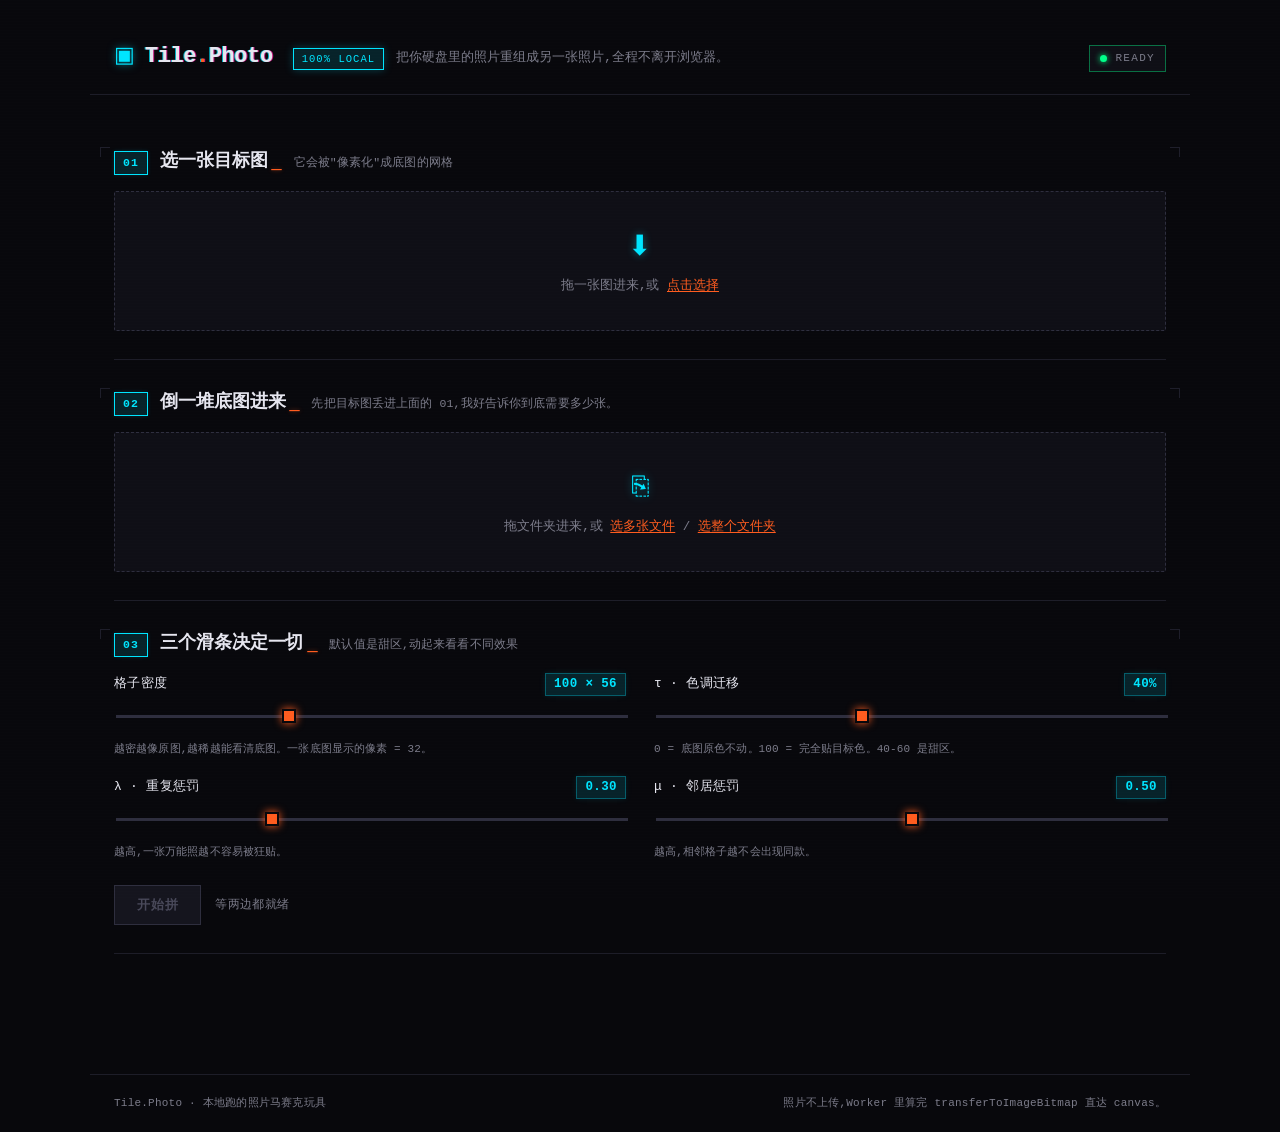
<file: free_style_01/index.html>
<!DOCTYPE html>
<html lang="zh">
<head>
  <meta charset="UTF-8" />
  <meta name="viewport" content="width=device-width, initial-scale=1" />
  <title>Tile.Photo · 把你的相册拼成另一张照片</title>
  <link rel="stylesheet" href="css/style.css" />
</head>
<body>
  <header class="site-header">
    <div class="brand">
      <span class="logo">▣</span>
      <h1>Tile<span class="dot">.</span>Photo</h1>
    </div>
    <div class="tagline">
      <span class="badge">100% local</span>
      <span>把你硬盘里的照片重组成另一张照片,全程不离开浏览器。</span>
    </div>
    <div class="sys-status" id="sys-status" data-state="ready">
      <span class="sys-dot"></span>
      <span class="sys-text" id="sys-status-text">READY</span>
    </div>
  </header>

  <main>
    <!-- STEP 1 · 目标图 -->
    <section class="step" id="step-target">
      <div class="step-head">
        <span class="step-n">01</span>
        <h2>选一张目标图</h2>
        <span class="step-hint">它会被"像素化"成底图的网格</span>
      </div>
      <div class="dropzone" id="target-drop">
        <input type="file" id="target-input" accept="image/*" hidden />
        <div class="dz-placeholder" id="target-placeholder">
          <div class="dz-icon">⬇</div>
          <div>拖一张图进来,或 <button class="link-btn" id="target-pick">点击选择</button></div>
        </div>
        <div class="dz-preview" id="target-preview-wrap" hidden>
          <canvas id="target-canvas"></canvas>
          <div class="dz-meta" id="target-meta"></div>
          <button class="ghost-btn" id="target-reset">换一张</button>
        </div>
      </div>
    </section>

    <!-- STEP 2 · 底图池 -->
    <section class="step" id="step-tiles">
      <div class="step-head">
        <span class="step-n">02</span>
        <h2>倒一堆底图进来</h2>
        <span class="step-hint" id="tiles-rec">先把目标图丢进上面的 01,我好告诉你到底需要多少张。</span>
      </div>
      <div class="dropzone" id="tiles-drop">
        <input type="file" id="tiles-input" accept="image/*" multiple hidden />
        <input type="file" id="tiles-dir-input" accept="image/*" multiple webkitdirectory hidden />
        <div class="dz-placeholder" id="tiles-placeholder">
          <div class="dz-icon">⎘</div>
          <div>
            拖文件夹进来,或
            <button class="link-btn" id="tiles-pick-files">选多张文件</button> /
            <button class="link-btn" id="tiles-pick-dir">选整个文件夹</button>
          </div>
        </div>
        <div class="dz-preview" id="tiles-stats-wrap" hidden>
          <div class="tiles-summary">
            <span id="tiles-count">0</span> 张底图已就绪
            <span class="muted" id="tiles-bytes"></span>
            <button class="ghost-btn" id="tiles-reset">清空重传</button>
          </div>
          <div class="tiles-grid" id="tiles-grid"></div>
        </div>
        <div class="dz-progress" id="tiles-progress" hidden>
          <div class="bar"><div class="bar-fill" id="tiles-bar"></div></div>
          <div class="progress-text" id="tiles-progress-text">处理中…</div>
        </div>
      </div>
    </section>

    <!-- STEP 3 · 参数 -->
    <section class="step" id="step-params">
      <div class="step-head">
        <span class="step-n">03</span>
        <h2>三个滑条决定一切</h2>
        <span class="step-hint">默认值是甜区,动起来看看不同效果</span>
      </div>
      <div class="sliders">
        <label class="slider-row">
          <div class="slider-meta">
            <span class="slider-name">格子密度</span>
            <span class="slider-value" id="grid-value">100 × ··</span>
          </div>
          <input type="range" id="grid-input" min="30" max="240" value="100" />
          <div class="slider-hint">越密越像原图,越稀越能看清底图。一张底图显示的像素 = 32。</div>
        </label>

        <label class="slider-row">
          <div class="slider-meta">
            <span class="slider-name">τ · 色调迁移</span>
            <span class="slider-value" id="tau-value">40%</span>
          </div>
          <input type="range" id="tau-input" min="0" max="100" value="40" />
          <div class="slider-hint">0 = 底图原色不动。100 = 完全贴目标色。40-60 是甜区。</div>
        </label>

        <label class="slider-row">
          <div class="slider-meta">
            <span class="slider-name">λ · 重复惩罚</span>
            <span class="slider-value" id="lambda-value">0.30</span>
          </div>
          <input type="range" id="lambda-input" min="0" max="100" value="30" />
          <div class="slider-hint">越高,一张万能照越不容易被狂贴。</div>
        </label>

        <label class="slider-row">
          <div class="slider-meta">
            <span class="slider-name">μ · 邻居惩罚</span>
            <span class="slider-value" id="mu-value">0.50</span>
          </div>
          <input type="range" id="mu-input" min="0" max="100" value="50" />
          <div class="slider-hint">越高,相邻格子越不会出现同款。</div>
        </label>
      </div>

      <div class="action-row">
        <button id="run-btn" class="primary-btn" disabled>开始拼</button>
        <button id="cancel-btn" class="ghost-btn" hidden>中断</button>
        <span class="action-status" id="action-status">等两边都就绪</span>
      </div>
    </section>

    <!-- STEP 4 · 输出 -->
    <section class="step" id="step-output" hidden>
      <div class="step-head">
        <span class="step-n">04</span>
        <h2>看它思考</h2>
        <span class="step-hint">左边实时拼图,右边日志告诉你它为什么这么选</span>
      </div>
      <div class="stage">
        <div class="stage-canvas">
          <div class="canvas-wrap" id="canvas-wrap">
            <canvas id="output-canvas"></canvas>
          </div>
          <div class="stage-controls">
            <button class="ghost-btn" id="zoom-fit">fit</button>
            <button class="ghost-btn" id="zoom-1x">1 : 1</button>
            <button class="ghost-btn" id="zoom-4x">4 ×</button>
            <span class="muted" id="zoom-readout">100%</span>
            <div class="spacer"></div>
            <button class="ghost-btn" id="save-png" disabled>保存 PNG</button>
          </div>
        </div>
        <div class="stage-log">
          <div class="log-head">
            <span>实时日志</span>
            <span class="muted" id="progress-text">0 / 0</span>
          </div>
          <div class="log-stream" id="log-stream"></div>
          <div class="log-foot">
            <label><input type="checkbox" id="log-verbose" /> 显示被刷掉的候选</label>
          </div>
        </div>
      </div>
    </section>

    <!-- STEP 5 · 报告 -->
    <section class="step" id="step-report" hidden>
      <div class="step-head">
        <span class="step-n">05</span>
        <h2>战报</h2>
        <span class="step-hint">谁是劳模、谁打入冷宫。截图发朋友圈用。</span>
      </div>
      <div class="report" id="report-body"></div>
    </section>
  </main>

  <footer class="site-footer">
    <span>Tile.Photo · 本地跑的照片马赛克玩具</span>
    <span class="muted">照片不上传,Worker 里算完 transferToImageBitmap 直达 canvas。</span>
  </footer>

  <script type="module" src="js/app.js"></script>
</body>
</html>
</file>
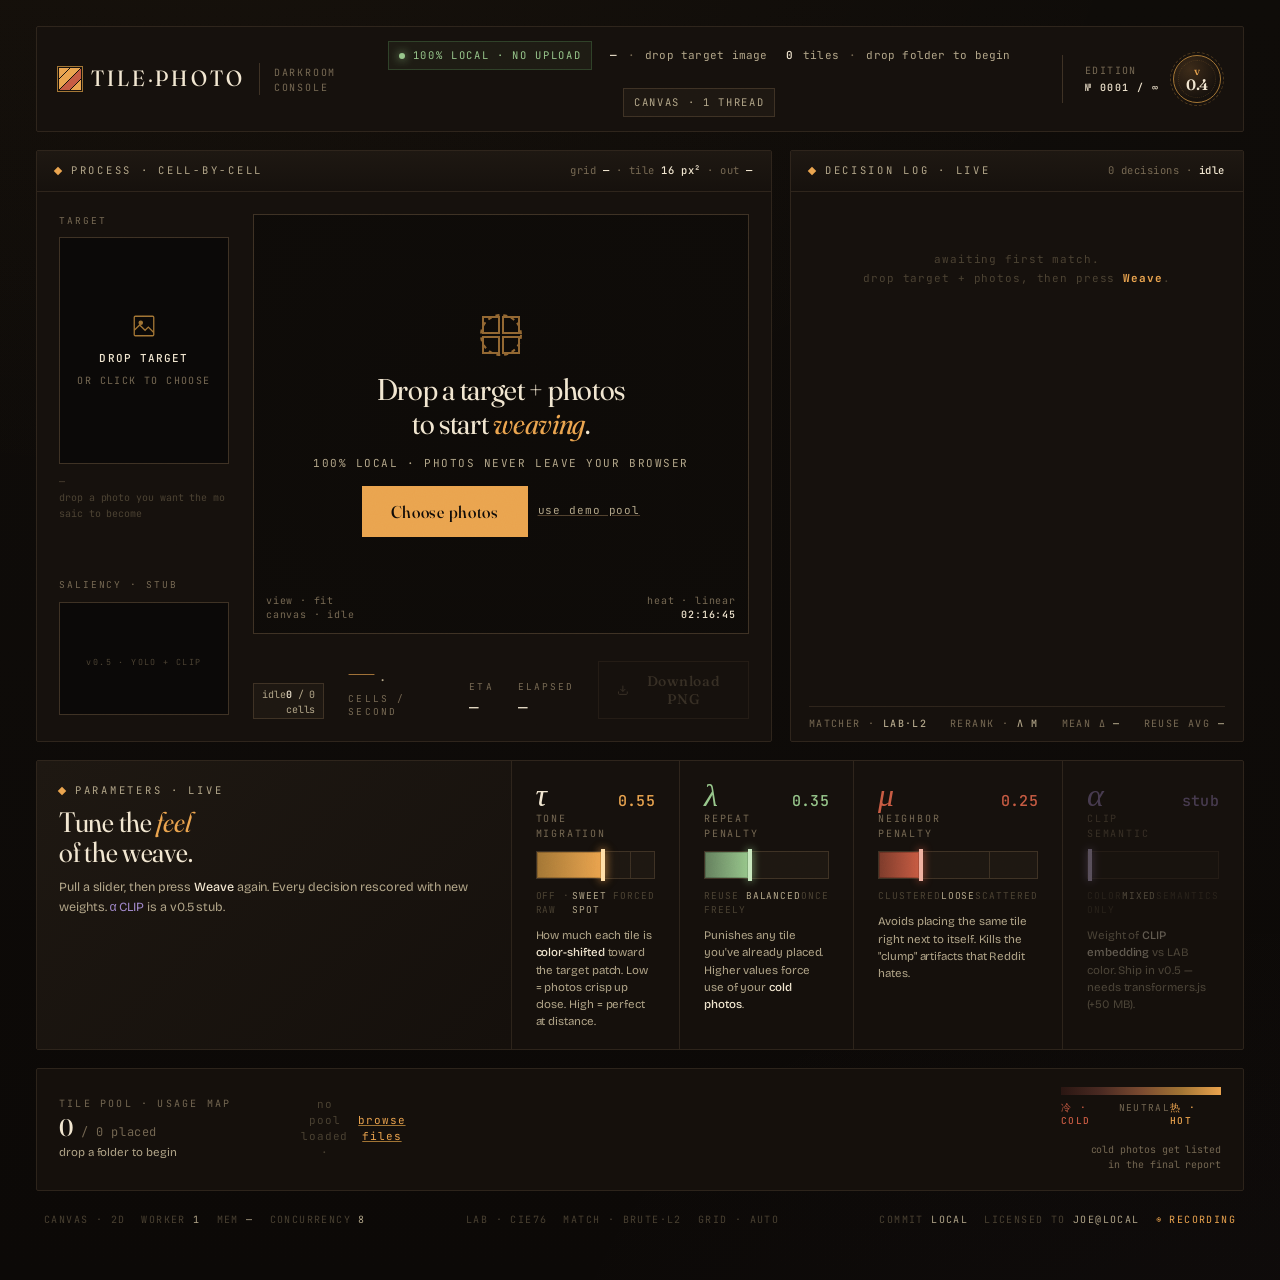
<file: free_style_02/mockup.html>
<!doctype html>
<html lang="zh-CN">
<head>
<meta charset="utf-8" />
<meta name="viewport" content="width=device-width,initial-scale=1" />
<title>Tile.Photo — Darkroom Console</title>

<link rel="preconnect" href="https://fonts.googleapis.com">
<link rel="preconnect" href="https://fonts.gstatic.com" crossorigin>
<link href="https://fonts.googleapis.com/css2?family=Fraunces:ital,opsz,wght,SOFT@0,9..144,300..900,0..100;1,9..144,300..900,0..100&family=Bricolage+Grotesque:opsz,wght@12..96,200..800&family=JetBrains+Mono:wght@300;400;500;700&display=swap" rel="stylesheet">

<style>
  :root{
    --bg-0:#0E0B08;
    --bg-1:#15100C;
    --bg-2:#1D1711;
    --bg-3:#271F17;
    --bg-4:#33291F;
    --line-1:#2D241B;
    --line-2:#3D3124;
    --line-3:#50402E;
    --txt-0:#F1E6D0;
    --txt-1:#B0A488;
    --txt-2:#746752;
    --txt-3:#4A4132;
    --amber:#EAA34E;
    --amber-dim:#A17434;
    --amber-glow:rgba(234,163,78,.18);
    --mint:#95C58A;
    --mint-dim:#627D5C;
    --rust:#C65A42;
    --rust-dim:#7A3A2A;
    --violet:#9F87C7;
    --violet-dim:#6B5785;

    --f-display:"Fraunces",Georgia,serif;
    --f-body:"Bricolage Grotesque","Helvetica Neue",sans-serif;
    --f-mono:"JetBrains Mono","SF Mono",monospace;
  }

  *{box-sizing:border-box;margin:0;padding:0}
  html,body{background:var(--bg-0);color:var(--txt-0);font-family:var(--f-body);min-height:100vh;overflow-x:hidden}
  body{
    background:
      radial-gradient(1400px 900px at 15% -10%, rgba(234,163,78,.035), transparent 70%),
      radial-gradient(1200px 800px at 100% 110%, rgba(159,135,199,.025), transparent 65%),
      linear-gradient(180deg, var(--bg-0) 0%, #0C0907 100%);
    font-size:14px;
    line-height:1.45;
    letter-spacing:-0.005em;
    -webkit-font-smoothing:antialiased;
  }
  body::before{
    content:"";position:fixed;inset:0;pointer-events:none;z-index:1000;
    background-image:url("data:image/svg+xml;utf8,<svg xmlns='http://www.w3.org/2000/svg' width='180' height='180'><filter id='n'><feTurbulence type='fractalNoise' baseFrequency='0.9' numOctaves='2' seed='4'/><feColorMatrix values='0 0 0 0 0.95 0 0 0 0 0.85 0 0 0 0 0.7 0 0 0 0.08 0'/></filter><rect width='100%25' height='100%25' filter='url(%23n)'/></svg>");
    opacity:.7;mix-blend-mode:overlay;
  }

  /* ───────── layout shell ───────── */
  .app{
    max-width:1480px;margin:0 auto;padding:26px 36px 48px;
    display:grid;gap:18px;
    grid-template-rows:auto 1fr auto auto;
    min-height:100vh;
  }

  /* ───────── top rail ───────── */
  .rail{
    display:grid;grid-template-columns:auto 1fr auto;align-items:center;gap:32px;
    padding:14px 22px;border:1px solid var(--line-1);background:var(--bg-1);
    border-radius:2px;
  }
  .brand{
    font-family:var(--f-display);font-weight:450;font-size:22px;
    font-variation-settings:"opsz" 144,"SOFT" 30;
    letter-spacing:.14em;color:var(--txt-0);
    display:flex;align-items:center;gap:10px;
  }
  .brand::before{
    content:"";display:inline-block;width:22px;height:22px;
    background:
      linear-gradient(135deg, var(--amber) 0%, var(--amber) 24%, transparent 24%, transparent 26%, var(--amber) 26%, var(--amber) 50%, transparent 50%, transparent 52%, var(--rust) 52%, var(--rust) 74%, transparent 74%, transparent 76%, var(--amber) 76%, var(--amber) 100%);
    outline:1px solid var(--amber-dim);outline-offset:1px;
  }
  .brand-sub{
    font-family:var(--f-mono);font-weight:400;font-size:10px;letter-spacing:.18em;
    color:var(--txt-2);text-transform:uppercase;padding:3px 0 0 14px;border-left:1px solid var(--line-2);margin-left:4px;
  }

  .context{display:flex;gap:18px;align-items:center;flex-wrap:wrap;justify-content:center}
  .chip{
    display:inline-flex;align-items:center;gap:8px;
    font-family:var(--f-mono);font-size:10.5px;letter-spacing:.16em;text-transform:uppercase;
    padding:6px 10px;border:1px solid var(--line-2);background:var(--bg-2);color:var(--txt-1);
  }
  .chip--local{color:var(--mint);border-color:#2E4028;background:rgba(149,197,138,.06)}
  .chip--local::before{
    content:"";width:6px;height:6px;border-radius:50%;background:var(--mint);
    box-shadow:0 0 10px var(--mint);
    animation:pulse 1.8s ease-in-out infinite;
  }
  @keyframes pulse{0%,100%{opacity:1;transform:scale(1)}50%{opacity:.45;transform:scale(.85)}}

  .meta{
    font-family:var(--f-mono);font-size:11px;color:var(--txt-1);letter-spacing:.02em;
    display:flex;gap:10px;align-items:baseline;
  }
  .meta b{color:var(--txt-0);font-weight:500}
  .meta span{color:var(--txt-2)}

  .version{
    display:flex;align-items:center;gap:14px;
    padding-left:22px;border-left:1px solid var(--line-2);
  }
  .seal{
    width:48px;height:48px;border-radius:50%;
    border:1px solid var(--amber-dim);
    display:grid;place-items:center;position:relative;
    background:radial-gradient(circle at 35% 30%, rgba(234,163,78,.18), transparent 70%);
  }
  .seal::before,.seal::after{
    content:"";position:absolute;inset:-4px;border-radius:50%;
    border:1px dashed var(--amber-dim);opacity:.4;
  }
  .seal::after{inset:4px;border-style:dotted;opacity:.25}
  .seal-n{font-family:var(--f-display);font-weight:500;font-size:11px;color:var(--amber);font-variation-settings:"opsz" 9}
  .seal-num{font-family:var(--f-display);font-weight:600;font-size:15px;color:var(--txt-0);line-height:1}
  .vmeta{font-family:var(--f-mono);font-size:10px;letter-spacing:.14em;color:var(--txt-2);text-transform:uppercase;line-height:1.7}
  .vmeta b{color:var(--txt-0);font-weight:500}

  /* ───────── workspace ───────── */
  .workspace{
    display:grid;grid-template-columns:1.62fr 1fr;gap:18px;min-height:560px;
  }
  .panel{
    background:var(--bg-1);border:1px solid var(--line-1);border-radius:2px;
    display:flex;flex-direction:column;position:relative;
    overflow:hidden;
  }
  .panel-head{
    display:flex;align-items:center;justify-content:space-between;gap:20px;
    padding:12px 18px;border-bottom:1px solid var(--line-1);
    background:linear-gradient(180deg, var(--bg-2) 0%, var(--bg-1) 100%);
  }
  .stage-label{
    font-family:var(--f-mono);font-size:10.5px;letter-spacing:.26em;text-transform:uppercase;
    color:var(--txt-1);display:flex;align-items:center;gap:10px;
  }
  .stage-label::before{
    content:"";width:6px;height:6px;background:var(--amber);transform:rotate(45deg);
  }
  .stage-meta{font-family:var(--f-mono);font-size:10.5px;color:var(--txt-2);letter-spacing:.05em}
  .stage-meta b{color:var(--txt-0);font-weight:500}

  /* ───────── canvas stage ───────── */
  .canvas-body{
    flex:1;padding:22px;position:relative;
    display:grid;grid-template-columns:170px 1fr;gap:24px;
  }
  .reference{
    display:flex;flex-direction:column;gap:10px;
  }
  .ref-label{font-family:var(--f-mono);font-size:9.5px;letter-spacing:.2em;text-transform:uppercase;color:var(--txt-2);display:flex;justify-content:space-between;align-items:baseline}
  .ref-label b{color:var(--amber);font-weight:400;cursor:pointer;letter-spacing:.1em;text-transform:none}
  .ref-label b:hover{color:var(--txt-0)}
  .ref-img{
    aspect-ratio:3/4;border:1px solid var(--line-2);position:relative;overflow:hidden;
    background:#0A0807;cursor:pointer;
  }
  .ref-img.drop-hover{border-color:var(--amber);box-shadow:0 0 0 1px var(--amber) inset}
  .ref-img canvas,.ref-img img{width:100%;height:100%;display:block;object-fit:cover}
  .ref-img-empty{
    position:absolute;inset:0;display:flex;flex-direction:column;align-items:center;justify-content:center;gap:8px;
    font-family:var(--f-mono);font-size:10px;color:var(--txt-2);letter-spacing:.14em;text-transform:uppercase;
    padding:10px;text-align:center;
  }
  .ref-img-empty svg{width:26px;height:26px;color:var(--amber-dim);margin-bottom:4px}
  .ref-img-empty b{color:var(--txt-0);font-weight:500;font-size:11px;letter-spacing:.1em}
  .ref-foot{font-family:var(--f-mono);font-size:10px;color:var(--txt-1);line-height:1.6;word-break:break-all}
  .ref-foot b{color:var(--txt-0);font-weight:500}
  .ref-foot span{color:var(--txt-3)}
  .ref-swatch{display:flex;gap:3px;margin-top:8px;min-height:16px}
  .ref-swatch i{width:100%;height:16px;display:block}

  .stage-main{
    position:relative;display:flex;flex-direction:column;gap:14px;
  }
  .mosaic{
    flex:1;position:relative;background:#0A0705;
    border:1px solid var(--line-2);
    overflow:hidden;min-height:420px;
    box-shadow:inset 0 0 60px rgba(0,0,0,.8);
  }
  .mosaic.drop-hover{border-color:var(--amber);box-shadow:0 0 0 1px var(--amber) inset, inset 0 0 80px rgba(234,163,78,.1)}
  .mosaic canvas{width:100%;height:100%;display:block;image-rendering:pixelated}
  .mosaic-overlay{
    position:absolute;inset:0;display:flex;flex-direction:column;align-items:center;justify-content:center;gap:14px;
    padding:40px;text-align:center;z-index:2;
    background:radial-gradient(ellipse at center, rgba(14,11,8,.7) 0%, rgba(14,11,8,.95) 80%);
    pointer-events:none;
  }
  .mosaic-overlay.hidden{display:none}
  .mosaic-overlay svg{width:48px;height:48px;color:var(--amber);opacity:.6}
  .mosaic-overlay h2{
    font-family:var(--f-display);font-weight:400;font-size:30px;color:var(--txt-0);
    font-variation-settings:"opsz" 144,"SOFT" 30;letter-spacing:-.01em;line-height:1.15;
  }
  .mosaic-overlay h2 em{font-style:italic;color:var(--amber)}
  .mosaic-overlay p{font-family:var(--f-mono);font-size:11px;color:var(--txt-1);letter-spacing:.14em;text-transform:uppercase;max-width:420px}
  .mosaic-overlay .cta{
    pointer-events:auto;
    display:inline-flex;align-items:center;gap:12px;
    font-family:var(--f-display);font-variation-settings:"opsz" 144;font-weight:500;font-size:17px;
    padding:14px 28px;border:1px solid var(--amber);color:var(--bg-0);background:var(--amber);
    cursor:pointer;letter-spacing:.04em;transition:all .2s;
  }
  .mosaic-overlay .cta:hover{background:#FFC078;border-color:#FFC078;transform:translateY(-1px)}
  .mosaic-overlay .cta[disabled]{background:var(--bg-3);color:var(--txt-2);border-color:var(--line-2);cursor:not-allowed;transform:none}
  .mosaic-overlay .cta b{font-family:var(--f-mono);font-weight:400;font-size:12px;letter-spacing:.16em;text-transform:uppercase;opacity:.7}
  .mosaic-overlay .row{display:flex;gap:10px;align-items:center}
  .mosaic-overlay .muted{pointer-events:auto;color:var(--txt-1);cursor:pointer;text-decoration:underline;text-decoration-color:var(--line-3);font-family:var(--f-mono);font-size:11px;letter-spacing:.08em;text-transform:none}
  .mosaic-overlay .muted:hover{color:var(--amber);text-decoration-color:var(--amber)}

  .crosshair{
    position:absolute;pointer-events:none;z-index:3;
    font-family:var(--f-mono);font-size:10px;color:var(--amber);
    letter-spacing:.08em;
  }
  .crosshair--tl{top:10px;left:12px}
  .crosshair--tr{top:10px;right:12px;text-align:right}
  .crosshair--bl{bottom:10px;left:12px}
  .crosshair--br{bottom:10px;right:12px;text-align:right}
  .crosshair b{color:var(--txt-0);font-weight:500}
  .crosshair span{color:var(--txt-2)}

  .progress-row{
    display:grid;grid-template-columns:1fr auto auto auto auto;gap:24px;align-items:end;
    padding-top:4px;
  }
  .throughput{display:flex;flex-direction:column;align-items:flex-start;gap:2px}
  .throughput-num{
    font-family:var(--f-display);font-weight:600;font-size:38px;line-height:1;
    color:var(--amber);font-variation-settings:"opsz" 144;letter-spacing:-.02em;
    display:flex;align-items:baseline;gap:4px;
    min-width:80px;
  }
  .throughput-num em{font-family:var(--f-mono);font-weight:400;font-size:12px;color:var(--txt-1);font-style:normal;letter-spacing:.1em}
  .throughput-label{font-family:var(--f-mono);font-size:9.5px;letter-spacing:.22em;text-transform:uppercase;color:var(--txt-2)}

  .progress-bar{
    height:36px;border:1px solid var(--line-2);position:relative;background:var(--bg-2);
    display:flex;flex-direction:column;
  }
  .progress-bar-meta{
    display:flex;justify-content:space-between;align-items:baseline;padding:4px 8px 0;
    font-family:var(--f-mono);font-size:10px;color:var(--txt-1);
  }
  .progress-bar-meta b{color:var(--txt-0);font-weight:500}
  .progress-bar-track{flex:1;position:relative;margin:2px 0 0;background:var(--bg-3);overflow:hidden}
  .progress-bar-fill{
    position:absolute;inset:0;right:100%;
    background:linear-gradient(90deg, var(--amber-dim) 0%, var(--amber) 80%, #FFD089 100%);
    box-shadow:0 0 20px rgba(234,163,78,.35);
    transition:right .18s ease-out;
  }
  .progress-bar-fill::after{
    content:"";position:absolute;inset:0;
    background:repeating-linear-gradient(-45deg, transparent 0 6px, rgba(0,0,0,.12) 6px 7px);
  }
  .eta{display:flex;flex-direction:column;gap:2px}
  .eta-label{font-family:var(--f-mono);font-size:9.5px;letter-spacing:.22em;text-transform:uppercase;color:var(--txt-2)}
  .eta-val{font-family:var(--f-mono);font-size:16px;color:var(--txt-0);letter-spacing:.04em}
  .eta-val em{color:var(--txt-2);font-style:normal;font-size:12px}
  .download-btn{
    font-family:var(--f-display);font-weight:500;font-size:14px;
    padding:10px 18px;border:1px solid var(--amber);color:var(--amber);background:transparent;
    cursor:pointer;letter-spacing:.04em;transition:all .15s;
    display:flex;align-items:center;gap:8px;
  }
  .download-btn:hover{background:var(--amber);color:var(--bg-0)}
  .download-btn[disabled]{opacity:.35;cursor:not-allowed;border-color:var(--line-2);color:var(--txt-2)}
  .download-btn[disabled]:hover{background:transparent;color:var(--txt-2)}

  /* ───────── log stage ───────── */
  .log-body{
    flex:1;padding:14px 0 14px;
    display:flex;flex-direction:column;
    position:relative;overflow:hidden;
  }
  .log-list{
    flex:1;overflow-y:auto;
    font-family:var(--f-mono);font-size:11.5px;line-height:1.55;
    padding:4px 18px 60px;
    mask-image:linear-gradient(180deg, transparent 0%, #000 8%, #000 85%, transparent 100%);
    -webkit-mask-image:linear-gradient(180deg, transparent 0%, #000 8%, #000 85%, transparent 100%);
  }
  .log-entry{
    padding:10px 0;border-bottom:1px dashed var(--line-1);
    display:grid;grid-template-columns:auto 1fr auto;gap:10px;align-items:baseline;
    opacity:0;animation:logIn .45s ease forwards;
  }
  @keyframes logIn{from{opacity:0;transform:translateY(4px)}to{opacity:1;transform:translateY(0)}}
  .log-entry:last-child{border-bottom:none}
  .log-ts{color:var(--txt-3)}
  .log-cell{color:var(--txt-1)}
  .log-cell em{color:var(--txt-0);font-style:normal;font-weight:500}
  .log-pick{color:var(--txt-0);text-align:right;font-weight:500;max-width:180px;overflow:hidden;text-overflow:ellipsis;white-space:nowrap}
  .log-meta{
    grid-column:2/4;padding:3px 0 0 0;display:flex;gap:14px;flex-wrap:wrap;
    color:var(--txt-2);font-size:10.5px;
  }
  .tag{display:inline-flex;align-items:baseline;gap:4px}
  .tag b{font-weight:500}
  .tag.lab b{color:var(--mint)}
  .tag.clip b{color:var(--violet)}
  .tag.usage b{color:var(--amber)}
  .tag.rsn{color:var(--txt-1);font-style:italic}
  .log-empty{font-family:var(--f-mono);font-size:11px;color:var(--txt-3);letter-spacing:.08em;padding:40px 0;text-align:center;line-height:1.8}

  .log-rate{
    position:absolute;bottom:10px;left:18px;right:18px;z-index:2;
    display:flex;justify-content:space-between;align-items:baseline;
    font-family:var(--f-mono);font-size:10px;letter-spacing:.14em;text-transform:uppercase;color:var(--txt-2);
    padding-top:10px;border-top:1px solid var(--line-1);background:linear-gradient(180deg, transparent, var(--bg-1) 30%);
  }
  .log-rate b{color:var(--txt-1);font-weight:500}

  /* ───────── controls ───────── */
  .controls{
    background:var(--bg-1);border:1px solid var(--line-1);border-radius:2px;
    display:grid;grid-template-columns:auto 1fr;
  }
  .controls-label{
    padding:22px;border-right:1px solid var(--line-1);
    display:flex;flex-direction:column;gap:10px;min-width:220px;
    background:linear-gradient(135deg, var(--bg-2) 0%, var(--bg-1) 100%);
  }
  .controls-label .title{
    font-family:var(--f-display);font-weight:400;font-size:28px;line-height:1.05;
    font-variation-settings:"opsz" 144,"SOFT" 20;letter-spacing:-.01em;
    color:var(--txt-0);
  }
  .controls-label .title em{font-style:italic;color:var(--amber);font-weight:400}
  .controls-label .hint{font-size:12.5px;color:var(--txt-1);line-height:1.55}
  .controls-label .hint b{color:var(--txt-0);font-weight:500}

  .sliders{
    display:grid;grid-template-columns:repeat(4,1fr);
  }
  .slider{
    padding:18px 24px;border-right:1px solid var(--line-1);position:relative;
    display:flex;flex-direction:column;gap:10px;
  }
  .slider:last-child{border-right:none}
  .slider-head{display:flex;align-items:baseline;justify-content:space-between;gap:12px}
  .slider-sym{
    font-family:var(--f-display);font-weight:400;font-size:32px;line-height:1;
    font-variation-settings:"opsz" 144,"SOFT" 40;color:var(--txt-0);
    font-style:italic;
  }
  .slider-name{
    font-family:var(--f-mono);font-size:10px;letter-spacing:.18em;text-transform:uppercase;color:var(--txt-2);
  }
  .slider-val{
    font-family:var(--f-mono);font-weight:500;font-size:15px;color:var(--amber);letter-spacing:.02em;
  }
  .slider-track{
    height:28px;position:relative;background:var(--bg-2);border:1px solid var(--line-2);
    cursor:ew-resize;user-select:none;
  }
  .slider-ticks{
    position:absolute;inset:0;
    background-image:repeating-linear-gradient(90deg, transparent 0 9.9%, var(--line-3) 9.9% 10%);
    opacity:.6;pointer-events:none;
  }
  .slider-fill{
    position:absolute;left:0;top:0;bottom:0;
    background:linear-gradient(90deg, var(--amber-dim) 0%, var(--amber) 100%);
    box-shadow:inset 0 0 0 1px rgba(0,0,0,.2);pointer-events:none;
  }
  .slider-knob{
    position:absolute;top:-3px;bottom:-3px;width:4px;
    background:#FFDFA8;
    box-shadow:0 0 8px var(--amber),0 0 16px var(--amber-glow);
    pointer-events:none;
  }
  .slider-axis{
    display:flex;justify-content:space-between;
    font-family:var(--f-mono);font-size:9.5px;color:var(--txt-3);letter-spacing:.1em;text-transform:uppercase;
  }
  .slider-axis b{color:var(--txt-1);font-weight:400}
  .slider-hint{
    font-size:11.5px;line-height:1.5;color:var(--txt-1);
    min-height:3em;
  }
  .slider-hint b{color:var(--txt-0);font-weight:500}

  .slider[data-param="lambda"] .slider-sym{color:var(--mint)}
  .slider[data-param="lambda"] .slider-val{color:var(--mint)}
  .slider[data-param="lambda"] .slider-fill{background:linear-gradient(90deg, var(--mint-dim), var(--mint))}
  .slider[data-param="lambda"] .slider-knob{background:#C8E8BE;box-shadow:0 0 8px var(--mint)}
  .slider[data-param="mu"] .slider-sym{color:var(--rust)}
  .slider[data-param="mu"] .slider-val{color:var(--rust)}
  .slider[data-param="mu"] .slider-fill{background:linear-gradient(90deg, var(--rust-dim), var(--rust))}
  .slider[data-param="mu"] .slider-knob{background:#F0B0A0;box-shadow:0 0 8px var(--rust)}
  .slider[data-param="alpha"] .slider-sym{color:var(--violet)}
  .slider[data-param="alpha"] .slider-val{color:var(--violet)}
  .slider[data-param="alpha"] .slider-fill{background:linear-gradient(90deg, var(--violet-dim), var(--violet))}
  .slider[data-param="alpha"] .slider-knob{background:#D2C3EA;box-shadow:0 0 8px var(--violet)}

  .slider[disabled]{opacity:.35;pointer-events:none}

  /* ───────── pool strip ───────── */
  .pool{
    display:grid;grid-template-columns:auto 1fr auto;gap:22px;
    background:var(--bg-1);border:1px solid var(--line-1);border-radius:2px;
    padding:18px 22px;align-items:center;
  }
  .pool-meta{
    display:flex;flex-direction:column;gap:3px;min-width:220px;
  }
  .pool-title{font-family:var(--f-mono);font-size:10px;letter-spacing:.22em;text-transform:uppercase;color:var(--txt-2)}
  .pool-head-num{
    font-family:var(--f-display);font-weight:500;font-size:24px;color:var(--txt-0);font-variation-settings:"opsz" 144;
    display:flex;align-items:baseline;gap:8px;line-height:1.1;
  }
  .pool-head-num em{font-family:var(--f-mono);font-weight:400;font-size:12px;color:var(--txt-2);font-style:normal;letter-spacing:.05em}
  .pool-sub{font-size:11.5px;color:var(--txt-1);line-height:1.5}
  .pool-sub b{color:var(--amber);font-weight:500}
  .pool-sub .cold{color:var(--rust);font-weight:500}

  .pool-grid{
    display:grid;grid-template-columns:repeat(80,1fr);gap:2px;
    height:58px;align-content:center;
    min-height:58px;
  }
  .pool-cell{
    aspect-ratio:1;min-height:8px;
    position:relative;
  }
  .pool-cell::after{
    content:"";position:absolute;inset:0;
    outline:1px solid rgba(234,163,78,.15);outline-offset:-1px;
    opacity:0;transition:opacity .15s;
  }
  .pool-cell:hover::after{opacity:1}
  .pool-empty{
    font-family:var(--f-mono);font-size:11px;color:var(--txt-3);letter-spacing:.08em;
    text-align:center;padding:18px 0;
    display:flex;align-items:center;justify-content:center;gap:10px;
  }
  .pool-empty b{color:var(--amber);cursor:pointer;font-weight:400;text-decoration:underline;text-decoration-color:var(--amber-dim)}
  .pool-empty b:hover{color:var(--txt-0)}

  .pool-legend{
    display:flex;flex-direction:column;gap:6px;min-width:150px;align-items:flex-end;
    font-family:var(--f-mono);font-size:10px;color:var(--txt-2);
  }
  .pool-legend-bar{
    width:160px;height:8px;
    background:linear-gradient(90deg, #2A1612 0%, #4A2A22 25%, #7A4A30 50%, var(--amber-dim) 75%, var(--amber) 100%);
  }
  .pool-legend-axis{display:flex;justify-content:space-between;width:160px;font-size:9.5px;letter-spacing:.14em;text-transform:uppercase}
  .pool-legend-axis b{color:var(--rust);font-weight:500}
  .pool-legend-axis b.hot{color:var(--amber)}

  /* ───────── spec rail ───────── */
  .spec{
    display:flex;justify-content:space-between;align-items:center;gap:24px;
    padding:4px 8px;
    font-family:var(--f-mono);font-size:10px;letter-spacing:.14em;text-transform:uppercase;color:var(--txt-3);
  }
  .spec div{display:flex;gap:16px}
  .spec b{color:var(--txt-1);font-weight:400}
  .spec em{color:var(--amber);font-style:normal}

  /* ───────── dialog / toasts ───────── */
  .hidden{display:none !important}

  /* ───────── responsive ───────── */
  @media (max-width: 1200px){
    .workspace{grid-template-columns:1fr}
    .controls{grid-template-columns:1fr}
    .controls-label{border-right:none;border-bottom:1px solid var(--line-1)}
    .sliders{grid-template-columns:repeat(2,1fr)}
    .slider:nth-child(2){border-right:none}
    .canvas-body{grid-template-columns:1fr}
    .pool-grid{grid-template-columns:repeat(40,1fr);height:auto}
    .progress-row{grid-template-columns:1fr 1fr;gap:12px}
  }

  ::-webkit-scrollbar{width:6px;height:6px}
  ::-webkit-scrollbar-track{background:transparent}
  ::-webkit-scrollbar-thumb{background:var(--line-2);border-radius:0}
  ::-webkit-scrollbar-thumb:hover{background:var(--amber-dim)}
</style>
</head>
<body>
<div class="app">

  <!-- ═══════════ TOP RAIL ═══════════ -->
  <header class="rail">
    <div class="brand">
      TILE·PHOTO
      <span class="brand-sub">darkroom<br/>console</span>
    </div>

    <div class="context">
      <span class="chip chip--local">100% Local · no upload</span>
      <span class="meta" id="ctx-target"><b>—</b> <span>·</span> drop target image</span>
      <span class="meta" id="ctx-pool"><b>0</b> tiles <span>·</span> drop folder to begin</span>
      <span class="chip">Canvas · 1 thread</span>
    </div>

    <div class="version">
      <div class="vmeta">
        edition <br/><b>№ 0001 / ∞</b>
      </div>
      <div class="seal">
        <div style="display:flex;flex-direction:column;align-items:center;line-height:1">
          <span class="seal-n">v</span>
          <span class="seal-num">0.4</span>
        </div>
      </div>
    </div>
  </header>

  <!-- ═══════════ WORKSPACE ═══════════ -->
  <section class="workspace">

    <!-- ─── canvas stage ─── -->
    <div class="panel canvas-panel">
      <div class="panel-head">
        <span class="stage-label">process · cell-by-cell</span>
        <span class="stage-meta" id="grid-meta">grid <b>—</b> · tile <b>16 px²</b> · out <b>—</b></span>
      </div>

      <div class="canvas-body">

        <div class="reference">
          <div class="ref-label">target <b id="target-swap" style="display:none">replace</b></div>
          <div class="ref-img" id="target-drop">
            <canvas id="target-canvas" style="display:none"></canvas>
            <div class="ref-img-empty" id="target-empty">
              <svg viewBox="0 0 24 24" fill="none" stroke="currentColor" stroke-width="1.2"><rect x="3" y="3" width="18" height="18" rx="1"/><path d="M3 16l5-5 5 5 3-3 5 5"/><circle cx="9" cy="9" r="1.5" fill="currentColor"/></svg>
              <b>Drop target</b>
              <span>or click to choose</span>
            </div>
            <input type="file" id="target-file" accept="image/*" style="display:none"/>
          </div>
          <div class="ref-foot" id="target-meta">
            <span>—</span><br/>
            <span>drop a photo you want the mosaic to become</span>
          </div>
          <div class="ref-swatch" id="ref-swatch"></div>
          <div class="ref-label" style="margin-top:12px">saliency · stub</div>
          <div class="ref-img" style="aspect-ratio:3/2">
            <svg viewBox="0 0 120 80" preserveAspectRatio="xMidYMid slice" id="saliency-svg">
              <rect width="120" height="80" fill="#0A0807"/>
              <text x="60" y="44" text-anchor="middle" font-family="JetBrains Mono" font-size="6" fill="#4A4132" letter-spacing="1">v0.5 · YOLO + CLIP</text>
            </svg>
          </div>
        </div>

        <div class="stage-main">
          <div class="mosaic" id="mosaic-drop">
            <canvas id="out-canvas"></canvas>
            <div class="mosaic-overlay" id="mosaic-overlay">
              <svg viewBox="0 0 24 24" fill="none" stroke="currentColor" stroke-width="1"><rect x="3" y="3" width="8" height="8"/><rect x="13" y="3" width="8" height="8"/><rect x="3" y="13" width="8" height="8"/><rect x="13" y="13" width="8" height="8"/><circle cx="12" cy="12" r="10" stroke-dasharray="2 2"/></svg>
              <h2 id="overlay-title">Drop a folder of photos<br/>to start <em>weaving</em>.</h2>
              <p id="overlay-sub">Or click below to pick files. Nothing leaves your browser.</p>
              <div class="row">
                <button class="cta" id="pool-pick">Choose photos <b>↵</b></button>
                <span class="muted" id="pool-demo">use demo pool</span>
              </div>
              <input type="file" id="pool-file" accept="image/*" multiple webkitdirectory style="display:none"/>
              <input type="file" id="pool-file-flat" accept="image/*" multiple style="display:none"/>
            </div>

            <div class="crosshair crosshair--tl" id="ch-tl" style="display:none">
              <b id="ch-cell">cell —</b><br/>
              <span id="ch-coord">—</span>
            </div>
            <div class="crosshair crosshair--tr" id="ch-tr" style="display:none">
              <b id="ch-done">0 / 0</b><br/>
              <span id="ch-pct">0.0%</span>
            </div>
            <div class="crosshair crosshair--bl">
              <span>view · fit</span><br/>
              <span id="fps">canvas · idle</span>
            </div>
            <div class="crosshair crosshair--br">
              <span>heat · linear</span><br/>
              <b id="clock">00:00:00</b>
            </div>
          </div>

          <div class="progress-row">
            <div class="progress-bar">
              <div class="progress-bar-meta">
                <span id="progress-label">idle</span>
                <span><b id="cells-done">0</b> / <span id="cells-total">0</span> cells</span>
              </div>
              <div class="progress-bar-track">
                <div class="progress-bar-fill" id="progress-fill"></div>
              </div>
            </div>

            <div class="throughput">
              <div class="throughput-num" id="cps">—<em>·</em></div>
              <div class="throughput-label">cells / second</div>
            </div>

            <div class="eta">
              <div class="eta-label">ETA</div>
              <div class="eta-val" id="eta">—</div>
            </div>

            <div class="eta">
              <div class="eta-label">elapsed</div>
              <div class="eta-val" id="elapsed">—</div>
            </div>

            <button class="download-btn" id="download" disabled>
              <svg width="14" height="14" viewBox="0 0 24 24" fill="none" stroke="currentColor" stroke-width="2"><path d="M21 15v4a2 2 0 01-2 2H5a2 2 0 01-2-2v-4M7 10l5 5 5-5M12 15V3"/></svg>
              Download PNG
            </button>
          </div>
        </div>

      </div>
    </div>

    <!-- ─── log stage ─── -->
    <div class="panel log-panel">
      <div class="panel-head">
        <span class="stage-label">decision log · live</span>
        <span class="stage-meta"><span id="log-count">0</span> decisions · <b id="log-status">idle</b></span>
      </div>
      <div class="log-body">
        <div class="log-list" id="log-list">
          <div class="log-empty">
            awaiting first match.<br/>
            drop target + photos, then press <b style="color:var(--amber)">Weave</b>.
          </div>
        </div>
        <div class="log-rate">
          <span>matcher · <b>lab·L2</b></span>
          <span>rerank · <b>λ μ</b></span>
          <span>mean Δ <b id="mean-de">—</b></span>
          <span>reuse avg <b id="mean-use">—</b></span>
        </div>
      </div>
    </div>
  </section>

  <!-- ═══════════ CONTROLS ═══════════ -->
  <section class="controls">
    <div class="controls-label">
      <div class="stage-label">parameters · live</div>
      <div class="title">Tune the <em>feel</em><br/>of the weave.</div>
      <div class="hint">
        Pull a slider, then press <b>Weave</b> again. Every decision rescored with new weights. <span style="color:var(--violet)">α CLIP</span> is a v0.5 stub.
      </div>
    </div>
    <div class="sliders">

      <div class="slider" data-param="tau" data-value="55">
        <div class="slider-head">
          <div>
            <span class="slider-sym">τ</span>
            <div class="slider-name">tone migration</div>
          </div>
          <span class="slider-val">0.55</span>
        </div>
        <div class="slider-track">
          <div class="slider-ticks"></div>
          <div class="slider-fill" style="width:55%"></div>
          <div class="slider-knob" style="left:55%"></div>
        </div>
        <div class="slider-axis"><span>off · raw</span><b>sweet spot</b><span>forced</span></div>
        <div class="slider-hint">How much each tile is <b>color-shifted</b> toward the target patch. Low = photos crisp up close. High = perfect at distance.</div>
      </div>

      <div class="slider" data-param="lambda" data-value="35">
        <div class="slider-head">
          <div>
            <span class="slider-sym">λ</span>
            <div class="slider-name">repeat penalty</div>
          </div>
          <span class="slider-val">0.35</span>
        </div>
        <div class="slider-track">
          <div class="slider-ticks"></div>
          <div class="slider-fill" style="width:35%"></div>
          <div class="slider-knob" style="left:35%"></div>
        </div>
        <div class="slider-axis"><span>reuse freely</span><b>balanced</b><span>once</span></div>
        <div class="slider-hint">Punishes any tile you've already placed. Higher values force use of your <b>cold photos</b>.</div>
      </div>

      <div class="slider" data-param="mu" data-value="25">
        <div class="slider-head">
          <div>
            <span class="slider-sym">μ</span>
            <div class="slider-name">neighbor penalty</div>
          </div>
          <span class="slider-val">0.25</span>
        </div>
        <div class="slider-track">
          <div class="slider-ticks"></div>
          <div class="slider-fill" style="width:25%"></div>
          <div class="slider-knob" style="left:25%"></div>
        </div>
        <div class="slider-axis"><span>clustered</span><b>loose</b><span>scattered</span></div>
        <div class="slider-hint">Avoids placing the same tile right next to itself. Kills the "clump" artifacts that Reddit hates.</div>
      </div>

      <div class="slider" data-param="alpha" data-value="0" disabled>
        <div class="slider-head">
          <div>
            <span class="slider-sym">α</span>
            <div class="slider-name">CLIP semantic</div>
          </div>
          <span class="slider-val">stub</span>
        </div>
        <div class="slider-track">
          <div class="slider-ticks"></div>
          <div class="slider-fill" style="width:0%"></div>
          <div class="slider-knob" style="left:0%"></div>
        </div>
        <div class="slider-axis"><span>color only</span><b>mixed</b><span>semantics</span></div>
        <div class="slider-hint">Weight of <b>CLIP embedding</b> vs LAB color. Ship in v0.5 — needs transformers.js (+50 MB).</div>
      </div>

    </div>
  </section>

  <!-- ═══════════ POOL STRIP ═══════════ -->
  <section class="pool">
    <div class="pool-meta">
      <div class="pool-title">tile pool · usage map</div>
      <div class="pool-head-num" id="pool-head"><span>0</span><em>/ 0 placed</em></div>
      <div class="pool-sub" id="pool-sub">drop a folder to begin</div>
    </div>

    <div class="pool-grid" id="pool-grid">
      <div class="pool-empty">no pool loaded · <b id="pool-browse">browse files</b></div>
    </div>

    <div class="pool-legend">
      <div class="pool-legend-bar"></div>
      <div class="pool-legend-axis"><b>冷 · cold</b> <span>neutral</span> <b class="hot">热 · hot</b></div>
      <div style="margin-top:8px;font-size:10px;color:var(--txt-2);text-align:right;line-height:1.5">
        cold photos get listed<br/>in the final report
      </div>
    </div>
  </section>

  <!-- ═══════════ SPEC RAIL ═══════════ -->
  <footer class="spec">
    <div>
      <span>canvas · 2d</span>
      <span>worker <b>1</b></span>
      <span>mem <b id="mem">—</b></span>
      <span>concurrency <b>8</b></span>
    </div>
    <div>
      <span>lab · cie76</span>
      <span>match · brute·L2</span>
      <span>grid · auto</span>
    </div>
    <div>
      <span>commit <b>local</b></span>
      <span>licensed to <b>joe@local</b></span>
      <span><em>◉ recording</em></span>
    </div>
  </footer>

</div>

<script type="module">
/* ════════════════════════════════════════════════════════════════════
   TILE·PHOTO — client-side photomosaic engine
   one file, no deps, runs on your Mac.
   ════════════════════════════════════════════════════════════════════ */

/* ---------- constants ---------- */
const TILE_CELL_PX   = 16;        // output cell resolution (px)
const GRID_COLS      = 120;       // default columns (adapted to target aspect)
const POOL_THUMB     = 32;        // internal thumbnail size for avg LAB
const POOL_DRAW      = 16;        // thumbnail size kept for rendering
const POOL_BATCH     = 8;         // concurrent decodes
const POOL_GRID_SLOTS= 320;       // tiny squares shown in pool-strip

/* ---------- state ---------- */
const S = {
  target: null,         // ImageBitmap
  targetName: '',
  cells: null,          // Float32Array length = grid.cols*grid.rows*3 (L,a,b per cell)
  cellsRgb: null,       // Uint8ClampedArray length = grid.cols*grid.rows*3 (R,G,B per cell)
  grid: { cols: GRID_COLS, rows: 0 },
  pool: [],             // [{id,name,bitmap,lab,usage}]
  poolReady: false,
  running: false,
  shouldStop: false,
  placements: null,     // Uint16Array of tile ids per cell
  params: { tau: 0.55, lambda: 0.35, mu: 0.25, alpha: 0 },
};

const $ = q => document.querySelector(q);

/* ---------- color math (sRGB → LAB, CIE76) ---------- */
function srgbToLin(v){ v/=255; return v<=0.04045? v/12.92 : Math.pow((v+0.055)/1.055, 2.4); }
function rgbToLab(r,g,b){
  r = srgbToLin(r); g = srgbToLin(g); b = srgbToLin(b);
  const X = (r*0.4124564 + g*0.3575761 + b*0.1804375) / 0.95047;
  const Y = (r*0.2126729 + g*0.7151522 + b*0.0721750) / 1.00000;
  const Z = (r*0.0193339 + g*0.1191920 + b*0.9503041) / 1.08883;
  const f = t => t > 0.008856 ? Math.cbrt(t) : (7.787*t + 16/116);
  const fx = f(X), fy = f(Y), fz = f(Z);
  return [116*fy - 16, 500*(fx-fy), 200*(fy-fz)];
}
function labL2(a,b){
  const dl=a[0]-b[0], da=a[1]-b[1], db=a[2]-b[2];
  return Math.sqrt(dl*dl + da*da + db*db);
}

/* ---------- avg color of a bitmap using a small scratch canvas ---------- */
const scratch = document.createElement('canvas');
scratch.width = POOL_THUMB; scratch.height = POOL_THUMB;
const sctx = scratch.getContext('2d', {willReadFrequently:true});
function avgLabFromBitmap(bitmap){
  sctx.clearRect(0,0,POOL_THUMB,POOL_THUMB);
  sctx.drawImage(bitmap, 0, 0, POOL_THUMB, POOL_THUMB);
  const d = sctx.getImageData(0,0,POOL_THUMB,POOL_THUMB).data;
  let r=0,g=0,bl=0,n=0;
  for (let i=0;i<d.length;i+=4){
    r+=d[i]; g+=d[i+1]; bl+=d[i+2]; n++;
  }
  r/=n; g/=n; bl/=n;
  return { rgb:[r,g,bl], lab: rgbToLab(r,g,bl) };
}

/* ---------- TARGET ingest ---------- */
async function loadTarget(file){
  S.targetName = file.name;
  const bm = await createImageBitmap(file);
  S.target = bm;

  const aspect = bm.width / bm.height;
  S.grid.cols = GRID_COLS;
  S.grid.rows = Math.max(4, Math.round(GRID_COLS / aspect));

  // sample cell averages via downscaling target onto a canvas of grid size
  const cv = document.createElement('canvas');
  cv.width = S.grid.cols; cv.height = S.grid.rows;
  cv.getContext('2d').drawImage(bm, 0, 0, cv.width, cv.height);
  const d = cv.getContext('2d').getImageData(0,0,cv.width,cv.height).data;

  const N = S.grid.cols * S.grid.rows;
  S.cells = new Float32Array(N * 3);
  S.cellsRgb = new Uint8ClampedArray(N * 3);
  for (let i=0;i<N;i++){
    const r=d[i*4], g=d[i*4+1], b=d[i*4+2];
    S.cellsRgb[i*3]=r; S.cellsRgb[i*3+1]=g; S.cellsRgb[i*3+2]=b;
    const lab = rgbToLab(r,g,b);
    S.cells[i*3]=lab[0]; S.cells[i*3+1]=lab[1]; S.cells[i*3+2]=lab[2];
  }

  paintTargetPreview(bm);
  updateChromeAfterTarget();
  refreshOverlay();
}

function paintTargetPreview(bm){
  const cv = $('#target-canvas');
  const ctx = cv.getContext('2d');
  const pw = 200, ph = Math.round(pw * bm.height / bm.width);
  cv.width = pw; cv.height = ph;
  ctx.drawImage(bm, 0, 0, pw, ph);
  cv.style.display = 'block';
  $('#target-empty').style.display = 'none';
  $('#target-swap').style.display = 'inline';

  // dominant palette from cells
  const cnt = S.grid.cols * S.grid.rows;
  const bins = {};
  for (let i=0;i<cnt;i++){
    const r=S.cellsRgb[i*3]>>5, g=S.cellsRgb[i*3+1]>>5, b=S.cellsRgb[i*3+2]>>5;
    const k=`${r}-${g}-${b}`;
    bins[k] = (bins[k]||0) + 1;
  }
  const top = Object.entries(bins).sort((a,b)=>b[1]-a[1]).slice(0,7);
  const swatch = $('#ref-swatch');
  swatch.innerHTML = '';
  top.forEach(([k])=>{
    const [r,g,b] = k.split('-').map(Number);
    const i = document.createElement('i');
    i.style.background = `rgb(${r<<5},${g<<5},${b<<5})`;
    swatch.appendChild(i);
  });

  $('#target-meta').innerHTML =
    `<b>${S.targetName}</b><br/>` +
    `<span>${bm.width} × ${bm.height} · grid ${S.grid.cols}×${S.grid.rows}</span>`;
}

function updateChromeAfterTarget(){
  $('#ctx-target').innerHTML = `<b>${S.targetName}</b> <span>·</span> ${S.target.width}×${S.target.height} <span>·</span> target`;
  const outW = S.grid.cols * TILE_CELL_PX;
  const outH = S.grid.rows * TILE_CELL_PX;
  $('#grid-meta').innerHTML = `grid <b>${S.grid.cols} × ${S.grid.rows}</b> · tile <b>${TILE_CELL_PX} px²</b> · out <b>${outW} × ${outH}</b>`;
  $('#cells-total').textContent = (S.grid.cols * S.grid.rows).toLocaleString();

  // resize output canvas to aspect
  const out = $('#out-canvas');
  out.width = outW; out.height = outH;
  const ctx = out.getContext('2d');
  ctx.fillStyle = '#0A0705';
  ctx.fillRect(0, 0, outW, outH);
}

/* ---------- POOL ingest ---------- */
async function loadPool(fileList){
  const files = Array.from(fileList).filter(f => f.type.startsWith('image/'));
  if (!files.length){ toast('No images in selection.'); return; }

  S.pool = [];
  S.poolReady = false;
  renderPoolGrid([]);
  $('#pool-sub').innerHTML = `analyzing <b>${files.length.toLocaleString()}</b> files…`;
  $('#ctx-pool').innerHTML = `<b>0</b> / ${files.length} tiles <span>·</span> reading`;

  const t0 = performance.now();
  for (let i=0; i<files.length; i += POOL_BATCH){
    const chunk = files.slice(i, i + POOL_BATCH);
    const results = await Promise.all(chunk.map(processTile));
    for (const t of results) if (t) S.pool.push(t);
    updatePoolProgress(S.pool.length, files.length, t0);
    // yield to UI
    await nextFrame();
  }

  S.poolReady = true;
  const elapsed = ((performance.now()-t0)/1000).toFixed(1);
  $('#pool-sub').innerHTML = `<b>${S.pool.length.toLocaleString()}</b> tiles ready in ${elapsed}s · avg <b>${(S.pool.length/elapsed).toFixed(0)}</b>/s`;
  $('#ctx-pool').innerHTML = `<b>${S.pool.length.toLocaleString()}</b> tiles <span>·</span> <span style="color:var(--mint)">ready</span>`;
  renderPoolGrid(S.pool);
  refreshOverlay();
}

async function processTile(file){
  try {
    const bm = await createImageBitmap(file);
    // resize once to POOL_THUMB for avg-LAB computation, keep POOL_DRAW version for rendering
    const cvDraw = document.createElement('canvas');
    cvDraw.width = POOL_DRAW; cvDraw.height = POOL_DRAW;
    cvDraw.getContext('2d').drawImage(bm, 0, 0, POOL_DRAW, POOL_DRAW);
    const drawBm = await createImageBitmap(cvDraw);

    const { lab, rgb } = avgLabFromBitmap(bm);
    bm.close?.();

    return {
      id: S.pool.length,
      name: file.name,
      bitmap: drawBm,
      lab, rgb,
      usage: 0,
    };
  } catch (e){
    return null;
  }
}

function updatePoolProgress(done, total, t0){
  $('#ctx-pool').innerHTML = `<b>${done.toLocaleString()}</b> / ${total.toLocaleString()} tiles <span>·</span> reading`;
  if (done % 20 === 0 || done === total){
    $('#pool-sub').innerHTML = `analyzing <b>${done.toLocaleString()}</b> / ${total.toLocaleString()} · <span style="color:var(--amber)">${((done/total)*100).toFixed(0)}%</span>`;
  }
}

function renderPoolGrid(pool){
  const grid = $('#pool-grid');
  grid.innerHTML = '';
  if (!pool.length){
    grid.innerHTML = `<div class="pool-empty">no pool loaded · <b id="pool-browse">browse files</b></div>`;
    $('#pool-browse').onclick = () => $('#pool-file-flat').click();
    return;
  }
  const maxUse = Math.max(1, ...pool.map(p => p.usage));
  // Sort by usage desc to make heatmap readable
  const sorted = [...pool].sort((a,b)=>b.usage-a.usage);
  const slots = Math.min(POOL_GRID_SLOTS, sorted.length);
  for (let i=0;i<slots;i++){
    const t = sorted[i];
    const el = document.createElement('div');
    el.className = 'pool-cell';
    const [r,g,b] = t.rgb;
    const heat = t.usage / maxUse;
    // Tint by usage: cold = rust hue, hot = amber
    if (t.usage === 0){
      el.style.background = `rgb(${r*0.35|0},${g*0.28|0},${b*0.28|0})`;
    } else {
      el.style.background = `rgb(${r|0},${g|0},${b|0})`;
      if (heat > 0.7){
        el.style.outline = '1px solid var(--amber)';
        el.style.outlineOffset = '-1px';
      }
    }
    el.title = `${t.name} · used ${t.usage}×`;
    grid.appendChild(el);
  }
  // pool header numbers
  const used = pool.filter(p => p.usage>0).length;
  const cold = pool.length - used;
  const hot = pool.filter(p => p.usage >= 20).length;
  $('#pool-head').innerHTML = `<span>${used.toLocaleString()}</span><em>/ ${pool.length.toLocaleString()} placed</em>`;
  $('#pool-sub').innerHTML = `<b>${hot} hot</b> (used ≥ 20×) · <span class="cold">${cold.toLocaleString()} in 冷宫</span> (unused)`;
}

/* ---------- MATCH + RENDER ---------- */
async function weave(){
  if (!S.target){ toast('Drop a target image first.'); return; }
  if (!S.poolReady || !S.pool.length){ toast('Drop a folder of photos first.'); return; }
  if (S.running){ S.shouldStop = true; return; }

  S.running = true; S.shouldStop = false;
  $('#download').disabled = true;
  $('#log-status').textContent = 'weaving';
  $('#fps').textContent = 'canvas · rendering';
  $('#log-list').innerHTML = '';
  $('#ch-tl').style.display = 'block';
  $('#ch-tr').style.display = 'block';

  // reset usage
  S.pool.forEach(t => t.usage = 0);
  const N = S.grid.cols * S.grid.rows;
  S.placements = new Uint16Array(N).fill(0xFFFF);

  // determine cell order (row-by-row, but interleaved for a faster-looking fill)
  const order = buildOrder();

  const out = $('#out-canvas');
  const ctx = out.getContext('2d');
  ctx.fillStyle = '#0A0705';
  ctx.fillRect(0, 0, out.width, out.height);
  // subtle ghost of target so user sees intent
  ctx.globalAlpha = 0.12;
  ctx.drawImage(S.target, 0, 0, out.width, out.height);
  ctx.globalAlpha = 1.0;

  const tileIds = new Uint32Array(S.pool.length);
  for (let i=0;i<tileIds.length;i++) tileIds[i]=i;

  const t0 = performance.now();
  let lastFrame = t0;
  let cellsInFrame = 0;
  let deSum = 0, useSum = 0;
  let logCounter = 0;

  const logSample = Math.max(1, Math.floor(N/220)); // ~220 log entries total

  for (let ci=0; ci<order.length; ci++){
    if (S.shouldStop) break;

    const cellIdx = order[ci];
    const cx = cellIdx % S.grid.cols;
    const cy = (cellIdx / S.grid.cols) | 0;

    const targetLab = [S.cells[cellIdx*3], S.cells[cellIdx*3+1], S.cells[cellIdx*3+2]];
    const pick = matchCell(targetLab, cx, cy);
    S.placements[cellIdx] = pick.tile.id;
    pick.tile.usage++;

    // draw tile
    const dx = cx * TILE_CELL_PX;
    const dy = cy * TILE_CELL_PX;
    ctx.drawImage(pick.tile.bitmap, dx, dy, TILE_CELL_PX, TILE_CELL_PX);

    // tone migration τ: overlay with target RGB at alpha=τ*0.55
    if (S.params.tau > 0.02){
      const tr = S.cellsRgb[cellIdx*3], tg = S.cellsRgb[cellIdx*3+1], tb = S.cellsRgb[cellIdx*3+2];
      ctx.fillStyle = `rgba(${tr},${tg},${tb},${S.params.tau * 0.55})`;
      ctx.fillRect(dx, dy, TILE_CELL_PX, TILE_CELL_PX);
    }

    deSum += pick.labD;
    useSum += pick.tile.usage;
    cellsInFrame++;

    // sample log entries
    if (logCounter % logSample === 0){
      addLogEntry(cx, cy, pick.tile, pick.labD, targetLab);
    }
    logCounter++;

    // UI updates every ~40ms
    const now = performance.now();
    if (now - lastFrame > 38){
      const cps = (cellsInFrame / ((now - lastFrame)/1000)) | 0;
      updateProgress(ci+1, order.length, cps, t0, deSum/(ci+1), useSum/(ci+1));
      drawCursor(cx, cy);
      lastFrame = now;
      cellsInFrame = 0;
      await nextFrame();
    }
  }

  // final update
  updateProgress(order.length, order.length, 0, t0, deSum/N, useSum/N);
  drawCursor(-1,-1);
  $('#fps').textContent = 'canvas · done';
  $('#log-status').textContent = S.shouldStop ? 'stopped' : 'done';
  $('#download').disabled = false;
  S.running = false;
  S.shouldStop = false;
  renderPoolGrid(S.pool);

  if (!S.shouldStop) finalToast();
}

function buildOrder(){
  const N = S.grid.cols * S.grid.rows;
  const arr = new Uint32Array(N);
  for (let i=0;i<N;i++) arr[i]=i;
  // shuffle then sort by a diagonal progress key for visible sweep
  return Array.from(arr).sort((a,b)=>{
    const ax = a % S.grid.cols, ay = (a/S.grid.cols)|0;
    const bx = b % S.grid.cols, by = (b/S.grid.cols)|0;
    const ak = ax/S.grid.cols + ay/S.grid.rows;
    const bk = bx/S.grid.cols + by/S.grid.rows;
    if (ak !== bk) return ak - bk;
    return (ax*31 + ay*17) - (bx*31 + by*17);
  });
}

function matchCell(targetLab, cx, cy){
  // penalty coefs
  const lambda = S.params.lambda;
  const mu = S.params.mu;

  // neighbor tile ids
  const neighbors = [];
  const w = S.grid.cols, h = S.grid.rows;
  const NI = [[-1,0],[1,0],[0,-1],[0,1],[-1,-1],[1,-1]];
  for (const [dx,dy] of NI){
    const nx = cx+dx, ny = cy+dy;
    if (nx<0||ny<0||nx>=w||ny>=h) continue;
    const id = S.placements[ny*w + nx];
    if (id !== 0xFFFF) neighbors.push(id);
  }

  let bestScore = Infinity, bestTile = null, bestLabD = 0;
  const pool = S.pool;
  for (let i=0;i<pool.length;i++){
    const t = pool[i];
    const dl=t.lab[0]-targetLab[0], da=t.lab[1]-targetLab[1], db=t.lab[2]-targetLab[2];
    const labD = Math.sqrt(dl*dl + da*da + db*db);
    let score = labD;
    if (lambda > 0) score += lambda * 24 * Math.log(1 + t.usage);
    if (mu > 0 && neighbors.length){
      // penalty if any neighbor tile LAB is within 3 of this tile
      for (const nid of neighbors){
        const nt = pool[nid];
        const ndl = nt.lab[0]-t.lab[0], nda = nt.lab[1]-t.lab[1], ndb = nt.lab[2]-t.lab[2];
        const nD = Math.sqrt(ndl*ndl + nda*nda + ndb*ndb);
        if (nD < 3) { score += mu * 40 * (3 - nD); break; }
        if (nid === t.id) { score += mu * 80; break; }
      }
    }
    if (score < bestScore){ bestScore = score; bestTile = t; bestLabD = labD; }
  }
  return { tile: bestTile, labD: bestLabD };
}

function drawCursor(cx, cy){
  if (cx < 0){ $('#ch-cell').textContent='cell —'; $('#ch-coord').textContent='—'; return; }
  $('#ch-cell').innerHTML = `cell (${cx},${cy})`;
  $('#ch-coord').textContent = `x=${cx*TILE_CELL_PX}, y=${cy*TILE_CELL_PX}`;
}

function updateProgress(done, total, cps, t0, meanDe, meanUse){
  const pct = done/total;
  $('#progress-fill').style.right = ((1-pct)*100).toFixed(2) + '%';
  $('#cells-done').textContent = done.toLocaleString();
  $('#ch-done').innerHTML = `<b>${done.toLocaleString()} / ${total.toLocaleString()}</b>`;
  $('#ch-pct').textContent = (pct*100).toFixed(1) + '%';
  $('#progress-label').textContent = done === total ? 'complete' : 'weaving';
  if (cps > 0) $('#cps').innerHTML = `${cps}<em>·</em>`;
  const elapsedMs = performance.now() - t0;
  const elapsedS = elapsedMs/1000;
  $('#elapsed').innerHTML = `${elapsedS.toFixed(1)}<em>s</em>`;
  if (done < total && cps > 0){
    const remain = (total-done)/cps;
    $('#eta').innerHTML = `${remain.toFixed(0)}<em>s</em>`;
  } else {
    $('#eta').innerHTML = `—`;
  }
  if (meanDe !== undefined) $('#mean-de').textContent = meanDe.toFixed(2);
  if (meanUse !== undefined) $('#mean-use').textContent = meanUse.toFixed(1) + '×';
  $('#clock').textContent = new Date().toTimeString().slice(0,8);
}

/* ---------- log ---------- */
const LOG = $('#log-list');
const LOG_COUNT_EL = $('#log-count');
function addLogEntry(cx, cy, tile, labD, targetLab){
  const now = performance.now();
  const ts = ((now % 60000)/1000).toFixed(3);
  const div = document.createElement('div');
  const reason = pickReason(tile, labD, targetLab);
  div.className = 'log-entry' + (labD > 4 ? ' verdict' : '');
  div.innerHTML = `
    <span class="log-ts">${ts}s</span>
    <span class="log-cell">cell <em>(${cx},${cy})</em></span>
    <span class="log-pick" title="${esc(tile.name)}">→ ${esc(trimName(tile.name))}</span>
    <span class="log-meta">
      <span class="tag lab">ΔE <b>${labD.toFixed(2)}</b></span>
      <span class="tag usage">×<b>${tile.usage}</b></span>
      <span class="tag rsn">${reason}</span>
    </span>
  `;
  LOG.appendChild(div);
  LOG_COUNT_EL.textContent = (+LOG_COUNT_EL.textContent.replace(/,/g,'') + 1).toLocaleString();
  while (LOG.children.length > 28) LOG.removeChild(LOG.firstChild);
  LOG.scrollTop = LOG.scrollHeight;
}
function pickReason(t, labD){
  if (t.usage === 1 && labD > 3.5) return 'forced cold · low-ink';
  if (t.usage > 30) return 'hot match · ' + t.usage + '× reused';
  if (labD < 1) return 'near-exact LAB';
  if (labD < 3) return 'close-color';
  if (labD < 6) return 'neighborly';
  return 'best-available';
}
function trimName(n){ return n.length > 28 ? n.slice(0, 14)+'…'+n.slice(-11) : n; }
function esc(s){ return s.replace(/[&<>"]/g, c => ({'&':'&amp;','<':'&lt;','>':'&gt;','"':'&quot;'}[c])); }

/* ---------- download ---------- */
function download(){
  if (!S.target) return;
  const out = $('#out-canvas');
  out.toBlob(blob => {
    const a = document.createElement('a');
    a.href = URL.createObjectURL(blob);
    const base = (S.targetName || 'target').replace(/\.[^.]+$/, '');
    a.download = `${base}__mosaic_${S.grid.cols}x${S.grid.rows}.png`;
    a.click();
    setTimeout(()=>URL.revokeObjectURL(a.href), 2000);
  }, 'image/png');
}

/* ---------- overlay state machine ---------- */
function refreshOverlay(){
  const o = $('#mosaic-overlay');
  const title = $('#overlay-title');
  const sub = $('#overlay-sub');
  const cta = $('#pool-pick');
  const demo = $('#pool-demo');

  if (!S.target && !S.poolReady){
    title.innerHTML = 'Drop a target + photos<br/>to start <em>weaving</em>.';
    sub.textContent = '100% local · photos never leave your browser';
    cta.textContent = 'Choose photos';
    cta.disabled = false;
    demo.style.display = 'inline';
    o.classList.remove('hidden');
  } else if (S.target && !S.poolReady){
    title.innerHTML = 'Target loaded.<br/>Now drop your <em>photos</em>.';
    sub.textContent = 'drop a folder or many images';
    cta.textContent = 'Choose photos';
    cta.disabled = false;
    demo.style.display = 'inline';
    o.classList.remove('hidden');
  } else if (!S.target && S.poolReady){
    title.innerHTML = 'Pool ready: ' + S.pool.length + '.<br/>Now drop a <em>target</em>.';
    sub.textContent = 'the image your mosaic will become';
    cta.textContent = 'Choose target';
    cta.disabled = false;
    demo.style.display = 'none';
    cta.onclick = () => $('#target-file').click();
    o.classList.remove('hidden');
  } else if (!S.running){
    title.innerHTML = 'Ready. <em>' + (S.grid.cols * S.grid.rows).toLocaleString() + '</em> cells.<br/>' + S.pool.length.toLocaleString() + ' tiles in the pool.';
    sub.textContent = 'tune the sliders or just weave';
    cta.textContent = 'Weave';
    cta.disabled = false;
    demo.style.display = 'none';
    cta.onclick = weave;
    o.classList.remove('hidden');
  } else {
    o.classList.add('hidden');
  }
}

/* ---------- utilities ---------- */
function nextFrame(){ return new Promise(r => requestAnimationFrame(()=>r())); }

function toast(msg){
  const t = document.createElement('div');
  t.textContent = msg;
  t.style.cssText = `
    position:fixed;bottom:32px;left:50%;transform:translateX(-50%);
    z-index:9999;padding:12px 24px;background:var(--bg-3);border:1px solid var(--amber);
    color:var(--amber);font-family:var(--f-mono);font-size:12px;letter-spacing:.08em;
    box-shadow:0 8px 40px rgba(0,0,0,.6);
  `;
  document.body.appendChild(t);
  setTimeout(()=>t.style.opacity='0', 2400);
  setTimeout(()=>t.remove(), 2900);
}

function finalToast(){
  const used = S.pool.filter(p => p.usage>0).length;
  const cold = S.pool.length - used;
  const hottest = [...S.pool].sort((a,b)=>b.usage-a.usage)[0];
  toast(`Done. ${used.toLocaleString()} of ${S.pool.length.toLocaleString()} tiles used · ${cold.toLocaleString()} in 冷宫 · hottest: ${trimName(hottest.name)} (${hottest.usage}×)`);
}

/* ---------- DEMO POOL (procedural) ---------- */
async function loadDemoPool(){
  $('#pool-sub').textContent = 'generating demo pool…';
  const N = 800;
  const files = [];
  for (let i=0;i<N;i++){
    const cv = document.createElement('canvas');
    cv.width = 32; cv.height = 32;
    const ctx = cv.getContext('2d');
    // Procedural gradient swatch
    const h1 = Math.random()*360;
    const h2 = (h1 + (Math.random()-0.5)*60 + 360) % 360;
    const s1 = 20 + Math.random()*55;
    const s2 = 20 + Math.random()*55;
    const l1 = 15 + Math.random()*70;
    const l2 = 10 + Math.random()*70;
    const g = ctx.createLinearGradient(0, 0, 32, 32);
    g.addColorStop(0, `hsl(${h1},${s1}%,${l1}%)`);
    g.addColorStop(1, `hsl(${h2},${s2}%,${l2}%)`);
    ctx.fillStyle = g;
    ctx.fillRect(0,0,32,32);
    // add subtle noise
    const img = ctx.getImageData(0,0,32,32);
    for (let k=0;k<img.data.length;k+=4){
      const n = (Math.random()-0.5)*24;
      img.data[k] = Math.max(0,Math.min(255,img.data[k]+n));
      img.data[k+1] = Math.max(0,Math.min(255,img.data[k+1]+n));
      img.data[k+2] = Math.max(0,Math.min(255,img.data[k+2]+n));
    }
    ctx.putImageData(img, 0, 0);
    const blob = await new Promise(r => cv.toBlob(r, 'image/png'));
    const f = new File([blob], `demo_${String(i).padStart(4,'0')}.png`, {type:'image/png'});
    files.push(f);
  }
  await loadPool(files);
}

/* ═══════════════════════ EVENT WIRING ═══════════════════════ */

/* target drop + click */
const tDrop = $('#target-drop');
const tFile = $('#target-file');
tDrop.addEventListener('click', () => tFile.click());
tDrop.addEventListener('dragover', e => { e.preventDefault(); tDrop.classList.add('drop-hover'); });
tDrop.addEventListener('dragleave', () => tDrop.classList.remove('drop-hover'));
tDrop.addEventListener('drop', e => {
  e.preventDefault(); tDrop.classList.remove('drop-hover');
  const f = [...e.dataTransfer.files].find(f => f.type.startsWith('image/'));
  if (f) loadTarget(f);
});
tFile.addEventListener('change', e => { if (e.target.files[0]) loadTarget(e.target.files[0]); });
$('#target-swap').addEventListener('click', e => { e.stopPropagation(); tFile.click(); });

/* pool drop */
const mDrop = $('#mosaic-drop');
const pFile = $('#pool-file');
const pFlat = $('#pool-file-flat');

mDrop.addEventListener('dragover', e => { e.preventDefault(); mDrop.classList.add('drop-hover'); });
mDrop.addEventListener('dragleave', e => {
  if (e.currentTarget.contains(e.relatedTarget)) return;
  mDrop.classList.remove('drop-hover');
});
mDrop.addEventListener('drop', async e => {
  e.preventDefault(); mDrop.classList.remove('drop-hover');
  // walk folder if possible
  const items = [...e.dataTransfer.items];
  const files = [];
  // pull plain files first (works both for files-only drops and mixed)
  for (const item of items){
    const entry = item.webkitGetAsEntry?.();
    if (entry && entry.isDirectory){
      await walkDirectory(entry, files);
    } else {
      const f = item.getAsFile();
      if (f) files.push(f);
    }
  }
  if (files.length === 1 && files[0].type.startsWith('image/') && !S.target){
    // if only one image dropped and no target yet, treat as target
    loadTarget(files[0]); return;
  }
  if (files.length) loadPool(files);
});

async function walkDirectory(dir, out){
  const reader = dir.createReader();
  const entries = await new Promise(r => reader.readEntries(r));
  for (const entry of entries){
    if (entry.isFile){
      const f = await new Promise(r => entry.file(r));
      if (f.type.startsWith('image/')) out.push(f);
    } else if (entry.isDirectory){
      await walkDirectory(entry, out);
    }
  }
}

$('#pool-pick').addEventListener('click', () => {
  // If target not loaded, single-image pick triggers target; otherwise multi-file pool
  if (!S.target) { tFile.click(); return; }
  pFlat.click();
});
$('#pool-demo').addEventListener('click', loadDemoPool);
pFlat.addEventListener('change', e => {
  if (e.target.files.length) loadPool(e.target.files);
});
pFile.addEventListener('change', e => {
  if (e.target.files.length) loadPool(e.target.files);
});

/* sliders */
document.querySelectorAll('.slider').forEach(s => {
  if (s.hasAttribute('disabled')) return;
  const track = s.querySelector('.slider-track');
  const fill = s.querySelector('.slider-fill');
  const knob = s.querySelector('.slider-knob');
  const val = s.querySelector('.slider-val');
  const param = s.dataset.param;
  let dragging = false;

  function update(e){
    const r = track.getBoundingClientRect();
    const x = (e.clientX || e.touches?.[0]?.clientX) - r.left;
    const pct = Math.max(0, Math.min(100, (x / r.width) * 100));
    fill.style.width = pct + '%';
    knob.style.left = pct + '%';
    val.textContent = (pct/100).toFixed(2);
    s.dataset.value = pct.toFixed(0);
    if (param && S.params[param] !== undefined) S.params[param] = pct/100;
  }
  track.addEventListener('pointerdown', e => { dragging = true; track.setPointerCapture(e.pointerId); update(e); });
  track.addEventListener('pointermove', e => { if (dragging) update(e); });
  track.addEventListener('pointerup', () => { dragging = false; });
});

/* download */
$('#download').addEventListener('click', download);

/* clock tick */
setInterval(()=>{ $('#clock').textContent = new Date().toTimeString().slice(0,8); }, 1000);

/* memory ticker (best-effort) */
setInterval(()=>{
  if (performance.memory){
    const mb = (performance.memory.usedJSHeapSize/1e6).toFixed(0);
    $('#mem').textContent = mb + ' MB';
  } else {
    $('#mem').textContent = S.pool.length ? ((S.pool.length*1.2)|0) + ' MB' : '—';
  }
}, 2000);

/* keyboard: enter = weave, esc = stop */
window.addEventListener('keydown', e => {
  if (e.key === 'Enter' && !e.target.matches('input,textarea')){
    if (S.target && S.poolReady && !S.running) weave();
  }
  if (e.key === 'Escape' && S.running) S.shouldStop = true;
});

/* init */
refreshOverlay();
</script>
</body>
</html>
</file>
<file: free_style_01/css/style.css>
/* ================== Base ================== */
*, *::before, *::after { box-sizing: border-box; }

:root {
  --bg: #08080c;
  --panel: #0f0f16;
  --panel-2: #15151e;
  --border: #1d1d28;
  --border-strong: #2e2e3e;
  --text: #e6e6ef;
  --text-muted: #7c7c8a;
  --text-faint: #49495a;

  --accent: #ff5c1f;
  --accent-dim: #b8421a;
  --accent-soft: rgba(255, 92, 31, 0.12);

  --cyan: #00e5ff;
  --cyan-soft: rgba(0, 229, 255, 0.12);
  --magenta: #ff1a9d;
  --magenta-soft: rgba(255, 26, 157, 0.12);
  --green: #00ff88;

  --blue: #60a5fa;
  --red: #ff2e4c;
  --yellow: #ffd43b;

  --mono: ui-monospace, SFMono-Regular, "SF Mono", "JetBrains Mono", Menlo, Consolas, monospace;
  --sans: -apple-system, BlinkMacSystemFont, "Helvetica Neue", "PingFang SC", "Hiragino Sans GB", sans-serif;
  --r: 2px;
}

html, body {
  margin: 0;
  padding: 0;
  background: var(--bg);
  color: var(--text);
  font-family: var(--sans);
  font-size: 14px;
  line-height: 1.55;
  min-height: 100vh;
}

/* --- Fixed CRT scanline overlay --- */
body::before {
  content: '';
  position: fixed;
  inset: 0;
  pointer-events: none;
  z-index: 10000;
  background: repeating-linear-gradient(
    0deg,
    transparent 0px,
    transparent 2px,
    rgba(180, 200, 220, 0.028) 2px,
    rgba(180, 200, 220, 0.028) 3px
  );
  mix-blend-mode: overlay;
}

/* --- Occasional full-frame shudder --- */
body::after {
  content: '';
  position: fixed;
  inset: 0;
  pointer-events: none;
  z-index: 9999;
  background: transparent;
  animation: crt-shudder 11s infinite steps(1);
}
@keyframes crt-shudder {
  0%, 96.5% { background: transparent; }
  97%      { background: rgba(0, 229, 255, 0.04); }
  97.5%    { background: rgba(255, 26, 157, 0.04); }
  98%      { background: transparent; }
}

button {
  font-family: inherit;
  font-size: inherit;
  color: inherit;
  background: none;
  border: 0;
  cursor: pointer;
  padding: 0;
}

a, .link-btn {
  color: var(--accent);
  background: none;
  border: 0;
  padding: 0;
  cursor: pointer;
  text-decoration: underline;
  text-underline-offset: 2px;
  font: inherit;
}
.link-btn:hover { color: #ff7a3a; }

.muted { color: var(--text-muted); }

/* ================== Header ================== */
.site-header {
  max-width: 1100px;
  margin: 0 auto 24px;
  padding: 40px 24px 20px;
  display: flex;
  align-items: baseline;
  gap: 20px;
  flex-wrap: wrap;
  border-bottom: 1px solid var(--border);
  position: relative;
}

.brand {
  display: flex;
  align-items: baseline;
  gap: 10px;
}
.brand .logo {
  color: var(--cyan);
  font-size: 22px;
  line-height: 1;
  filter: drop-shadow(0 0 4px rgba(0, 229, 255, 0.55));
}
.brand h1 {
  margin: 0;
  font-family: var(--mono);
  font-size: 22px;
  font-weight: 700;
  letter-spacing: -0.02em;
  text-shadow:
    -1px 0 0 rgba(0, 229, 255, 0.75),
    1px 0 0 rgba(255, 26, 157, 0.75);
  animation: logo-glitch 9s infinite steps(1);
  position: relative;
}
.brand h1 .dot { color: var(--accent); }

@keyframes logo-glitch {
  0%, 91%, 95.5%, 100% {
    transform: none;
    text-shadow:
      -1px 0 rgba(0, 229, 255, 0.75),
      1px 0 rgba(255, 26, 157, 0.75);
  }
  92%   { transform: translate(-2px, 0); text-shadow: -4px 0 var(--cyan), 4px 0 var(--magenta); }
  93%   { transform: translate(2px, -1px); text-shadow: 3px 0 var(--cyan), -3px 0 var(--magenta); }
  94%   { transform: translate(-1px, 1px); text-shadow: -2px 0 var(--cyan), 2px 0 var(--magenta); }
  95%   { transform: translate(1px, 0); }
}

.tagline {
  color: var(--text-muted);
  font-size: 12.5px;
  display: flex;
  align-items: center;
  gap: 12px;
  flex-wrap: wrap;
}
.tagline > span:last-child {
  font-family: var(--mono);
}

.badge {
  padding: 2px 8px;
  border: 1px solid var(--cyan);
  color: var(--cyan);
  border-radius: 0;
  font-size: 10.5px;
  font-weight: 500;
  letter-spacing: 0.1em;
  font-family: var(--mono);
  text-transform: uppercase;
  box-shadow: 0 0 8px rgba(0, 229, 255, 0.25);
  background: var(--cyan-soft);
}

/* System status indicator — dot + mono label */
.sys-status {
  margin-left: auto;
  display: flex;
  align-items: center;
  gap: 8px;
  font-family: var(--mono);
  font-size: 11px;
  letter-spacing: 0.12em;
  text-transform: uppercase;
  padding: 4px 10px;
  border: 1px solid var(--border-strong);
  background: var(--panel);
}
.sys-dot {
  width: 7px;
  height: 7px;
  border-radius: 50%;
  background: var(--green);
  box-shadow: 0 0 6px currentColor;
  display: inline-block;
  animation: sys-pulse 1.4s ease-in-out infinite;
}
@keyframes sys-pulse {
  0%, 100% { opacity: 1; }
  50% { opacity: 0.4; }
}
.sys-status[data-state="ready"]    { border-color: rgba(0, 255, 136, 0.4); }
.sys-status[data-state="ready"]    .sys-dot { background: var(--green); color: var(--green); }
.sys-status[data-state="ingest"]   { border-color: rgba(0, 229, 255, 0.45); }
.sys-status[data-state="ingest"]   .sys-dot { background: var(--cyan);  color: var(--cyan);  }
.sys-status[data-state="compute"]  { border-color: rgba(255, 92, 31, 0.5); }
.sys-status[data-state="compute"]  .sys-dot { background: var(--accent); color: var(--accent); }
.sys-status[data-state="done"]     { border-color: rgba(0, 255, 136, 0.6); }
.sys-status[data-state="done"]     .sys-dot { background: var(--green); color: var(--green); animation: none; }
.sys-status[data-state="fault"]    { border-color: rgba(255, 46, 76, 0.6); }
.sys-status[data-state="fault"]    .sys-dot { background: var(--red); color: var(--red); }
.sys-status .sys-text { color: var(--text-muted); }
.sys-status[data-state="ingest"]  .sys-text { color: var(--cyan); }
.sys-status[data-state="compute"] .sys-text { color: var(--accent); }
.sys-status[data-state="done"]    .sys-text { color: var(--green); }
.sys-status[data-state="fault"]   .sys-text { color: var(--red); }

/* ================== Layout ================== */
main {
  max-width: 1100px;
  margin: 0 auto;
  padding: 0 24px 80px;
}

.step {
  padding: 28px 0;
  border-bottom: 1px solid var(--border);
  position: relative;
}
.step:last-child { border-bottom: none; }

/* Viewfinder corner brackets */
.step::before, .step::after {
  content: '';
  position: absolute;
  width: 10px;
  height: 10px;
  border: 1px solid var(--border-strong);
  opacity: 0.6;
}
.step::before {
  left: -14px; top: 28px;
  border-right: 0;
  border-bottom: 0;
}
.step::after {
  right: -14px; top: 28px;
  border-left: 0;
  border-bottom: 0;
}

.step-head {
  display: flex;
  align-items: baseline;
  gap: 12px;
  margin-bottom: 16px;
  flex-wrap: wrap;
}
.step-n {
  font-family: var(--mono);
  color: var(--cyan);
  font-size: 11.5px;
  letter-spacing: 0.1em;
  font-weight: 600;
  padding: 2px 8px;
  border: 1px solid var(--cyan);
  border-radius: 0;
  background: var(--cyan-soft);
  box-shadow: 0 0 4px rgba(0, 229, 255, 0.15);
}
.step-head h2 {
  margin: 0;
  font-size: 18px;
  font-weight: 600;
  letter-spacing: -0.005em;
  position: relative;
}
.step-head h2::after {
  content: '_';
  color: var(--accent);
  animation: blink 1.1s step-start infinite;
  margin-left: 4px;
  font-weight: 400;
  text-shadow: 0 0 4px rgba(255, 92, 31, 0.45);
}
@keyframes blink { 50% { opacity: 0; } }

.step-hint {
  color: var(--text-muted);
  font-size: 11.5px;
  font-family: var(--mono);
  letter-spacing: 0.01em;
}
.step-hint[data-level="warn"] { color: var(--red); }
.step-hint[data-level="ok"]   { color: var(--yellow); }
.step-hint[data-level="good"] { color: var(--green); }

/* ================== Dropzone ================== */
.dropzone {
  background: var(--panel);
  border: 1.5px dashed var(--border-strong);
  border-radius: var(--r);
  padding: 28px;
  min-height: 140px;
  display: flex;
  align-items: center;
  justify-content: center;
  transition: border-color 0.15s, background 0.15s, box-shadow 0.15s;
  position: relative;
}
.dropzone.drag-over {
  border-color: var(--cyan);
  background: var(--cyan-soft);
  box-shadow: inset 0 0 24px rgba(0, 229, 255, 0.1);
}

.dz-placeholder {
  text-align: center;
  color: var(--text-muted);
  font-family: var(--mono);
  font-size: 12.5px;
}
.dz-icon {
  font-size: 28px;
  color: var(--cyan);
  margin-bottom: 8px;
  filter: drop-shadow(0 0 4px rgba(0, 229, 255, 0.4));
}

.dz-preview {
  width: 100%;
  display: flex;
  align-items: center;
  gap: 18px;
  flex-wrap: wrap;
}
#target-canvas {
  max-width: 320px;
  max-height: 220px;
  background: #000;
  border-radius: 0;
  border: 1px solid var(--border-strong);
  filter: contrast(1.04);
}
.dz-meta {
  flex: 1;
  color: var(--text-muted);
  font-family: var(--mono);
  font-size: 12px;
  line-height: 1.7;
  min-width: 200px;
}
.dz-meta strong {
  color: var(--text);
  font-weight: 500;
}

.dz-progress {
  width: 100%;
}
.bar {
  height: 4px;
  background: var(--border);
  border-radius: 0;
  overflow: hidden;
  margin-bottom: 8px;
  position: relative;
}
.bar-fill {
  height: 100%;
  width: 0%;
  background: var(--accent);
  transition: width 0.1s;
  position: relative;
  box-shadow: 0 0 8px var(--accent);
}
.bar-fill::after {
  content: '';
  position: absolute;
  inset: 0;
  background: linear-gradient(90deg,
    transparent 0%,
    rgba(255, 255, 255, 0.4) 50%,
    transparent 100%);
  animation: scan-slide 1.6s linear infinite;
}
@keyframes scan-slide {
  0% { transform: translateX(-100%); }
  100% { transform: translateX(100%); }
}
.progress-text {
  color: var(--cyan);
  font-family: var(--mono);
  font-size: 11.5px;
  letter-spacing: 0.04em;
}

.tiles-summary {
  font-size: 15px;
  display: flex;
  align-items: center;
  gap: 12px;
  margin-bottom: 14px;
  flex-wrap: wrap;
  font-family: var(--mono);
}
.tiles-summary > span:first-child {
  color: var(--cyan);
  font-weight: 700;
  font-size: 18px;
  text-shadow: 0 0 6px rgba(0, 229, 255, 0.5);
}

.tiles-grid {
  display: grid;
  grid-template-columns: repeat(auto-fill, minmax(44px, 1fr));
  gap: 3px;
  max-height: 200px;
  overflow-y: auto;
  padding: 4px;
  background: var(--bg);
  border-radius: 0;
  border: 1px solid var(--border);
}
.tiles-grid canvas {
  width: 100%;
  aspect-ratio: 1;
  display: block;
  border-radius: 0;
  background: #000;
  filter: saturate(1.08);
  transition: outline 0.08s;
}
.tiles-grid canvas:hover {
  outline: 1px solid var(--cyan);
  z-index: 1;
}

/* ================== Sliders ================== */
.sliders {
  display: grid;
  grid-template-columns: 1fr 1fr;
  gap: 18px 28px;
}
@media (max-width: 720px) {
  .sliders { grid-template-columns: 1fr; }
}

.slider-row {
  display: block;
  cursor: pointer;
}

.slider-meta {
  display: flex;
  justify-content: space-between;
  align-items: baseline;
  margin-bottom: 6px;
}
.slider-name {
  font-size: 13px;
  font-weight: 500;
  font-family: var(--mono);
  letter-spacing: 0.02em;
}
.slider-value {
  font-family: var(--mono);
  font-size: 12.5px;
  color: var(--cyan);
  font-weight: 600;
  letter-spacing: 0.03em;
  padding: 1px 8px;
  background: var(--cyan-soft);
  border: 1px solid rgba(0, 229, 255, 0.3);
  box-shadow: 0 0 6px rgba(0, 229, 255, 0.1);
}
.slider-hint {
  font-size: 11px;
  color: var(--text-muted);
  margin-top: 6px;
  line-height: 1.55;
  font-family: var(--mono);
  letter-spacing: 0.01em;
}

/* Range input */
input[type="range"] {
  width: 100%;
  appearance: none;
  -webkit-appearance: none;
  height: 24px;
  background: transparent;
  cursor: pointer;
}
input[type="range"]::-webkit-slider-runnable-track {
  height: 3px;
  background: var(--border-strong);
  border-radius: 0;
}
input[type="range"]::-moz-range-track {
  height: 3px;
  background: var(--border-strong);
  border-radius: 0;
}
input[type="range"]::-webkit-slider-thumb {
  appearance: none;
  -webkit-appearance: none;
  width: 14px;
  height: 14px;
  border-radius: 0;
  background: var(--accent);
  border: 2px solid var(--bg);
  margin-top: -5.5px;
  transition: transform 0.1s;
  box-shadow: 0 0 8px var(--accent);
}
input[type="range"]::-webkit-slider-thumb:hover { transform: scale(1.25); }
input[type="range"]::-moz-range-thumb {
  width: 14px;
  height: 14px;
  border-radius: 0;
  background: var(--accent);
  border: 2px solid var(--bg);
  box-shadow: 0 0 8px var(--accent);
}

/* ================== Buttons ================== */
.action-row {
  margin-top: 24px;
  display: flex;
  align-items: center;
  gap: 14px;
  flex-wrap: wrap;
}

.primary-btn {
  background: var(--accent);
  color: #100400;
  padding: 10px 22px;
  border-radius: 0;
  font-weight: 700;
  font-size: 13px;
  letter-spacing: 0.06em;
  font-family: var(--mono);
  text-transform: uppercase;
  transition: background 0.12s, transform 0.08s;
  position: relative;
  overflow: hidden;
  border: 1px solid var(--accent);
  box-shadow: 0 0 0 0 var(--accent);
}
.primary-btn::after {
  content: '';
  position: absolute;
  inset: 0;
  background: linear-gradient(90deg,
    transparent 0%,
    rgba(255, 255, 255, 0.35) 50%,
    transparent 100%);
  transform: translateX(-110%);
  transition: transform 0.5s;
  pointer-events: none;
}
.primary-btn:hover:not(:disabled) {
  background: #ff7a3a;
  text-shadow: -1px 0 var(--cyan), 1px 0 var(--magenta);
  box-shadow: 0 0 14px var(--accent);
}
.primary-btn:hover:not(:disabled)::after {
  transform: translateX(110%);
}
.primary-btn:active:not(:disabled) {
  transform: translateY(1px);
}
.primary-btn:disabled {
  background: var(--panel-2);
  color: var(--text-faint);
  border-color: var(--border-strong);
  cursor: not-allowed;
  box-shadow: none;
}

.ghost-btn {
  background: transparent;
  color: var(--text-muted);
  padding: 6px 12px;
  border: 1px solid var(--border-strong);
  border-radius: 0;
  font-size: 11px;
  font-family: var(--mono);
  letter-spacing: 0.06em;
  text-transform: uppercase;
  transition: border-color 0.12s, color 0.12s, text-shadow 0.12s;
}
.ghost-btn:hover:not(:disabled) {
  border-color: var(--cyan);
  color: var(--cyan);
  text-shadow: 0 0 6px rgba(0, 229, 255, 0.5);
}
.ghost-btn:disabled {
  color: var(--text-faint);
  cursor: not-allowed;
}

.action-status {
  color: var(--text-muted);
  font-size: 11.5px;
  font-family: var(--mono);
  letter-spacing: 0.03em;
}

/* ================== Stage ================== */
.stage {
  display: grid;
  grid-template-columns: minmax(0, 1fr) 340px;
  gap: 18px;
}
@media (max-width: 900px) {
  .stage { grid-template-columns: 1fr; }
}

.stage-canvas {
  background: var(--panel);
  border: 1px solid var(--border);
  border-radius: 0;
  display: flex;
  flex-direction: column;
  min-height: 400px;
  position: relative;
}

.canvas-wrap {
  flex: 1;
  overflow: hidden;
  position: relative;
  min-height: 340px;
  background:
    linear-gradient(45deg, #0b0b14 25%, transparent 25%),
    linear-gradient(-45deg, #0b0b14 25%, transparent 25%),
    linear-gradient(45deg, transparent 75%, #0b0b14 75%),
    linear-gradient(-45deg, transparent 75%, #0b0b14 75%);
  background-size: 16px 16px;
  background-position: 0 0, 0 8px, 8px -8px, -8px 0;
  cursor: grab;
}
.canvas-wrap.is-dragging { cursor: grabbing; }
.canvas-wrap canvas {
  display: block;
  position: absolute;
  top: 0;
  left: 0;
  transform-origin: 0 0;
  image-rendering: auto;
}
/* Scanline overlay on output canvas */
.canvas-wrap::after {
  content: '';
  position: absolute;
  inset: 0;
  pointer-events: none;
  background: repeating-linear-gradient(
    0deg, transparent 0, transparent 2px,
    rgba(0, 0, 0, 0.28) 2px, rgba(0, 0, 0, 0.28) 3px
  );
  z-index: 2;
}

.stage-controls {
  display: flex;
  align-items: center;
  gap: 8px;
  padding: 10px 12px;
  border-top: 1px solid var(--border);
  flex-wrap: wrap;
  background: var(--panel-2);
}
.stage-controls .spacer { flex: 1; }

/* Log panel */
.stage-log {
  background: var(--panel);
  border: 1px solid var(--border);
  border-radius: 0;
  display: flex;
  flex-direction: column;
  min-height: 400px;
  max-height: 70vh;
  position: relative;
}

.log-head {
  padding: 10px 14px;
  border-bottom: 1px solid var(--border);
  display: flex;
  justify-content: space-between;
  align-items: baseline;
  font-size: 11.5px;
  font-family: var(--mono);
  letter-spacing: 0.08em;
  text-transform: uppercase;
  font-weight: 600;
  color: var(--green);
  background: var(--panel-2);
}
.log-head > span:first-child::before {
  content: '▸ ';
  color: var(--green);
}

.log-stream {
  flex: 1;
  overflow-y: auto;
  padding: 10px 14px;
  font-family: var(--mono);
  font-size: 11.5px;
  line-height: 1.55;
  color: var(--text-muted);
  position: relative;
}
.log-stream .log-line {
  white-space: pre-wrap;
  word-break: break-all;
  padding: 1px 0;
}
.log-stream .log-line.log-pick   { color: var(--text); }
.log-stream .log-line.log-warm   { color: var(--accent); }
.log-stream .log-line.log-reject { color: var(--text-faint); }
.log-stream .log-line.log-stage {
  color: var(--cyan);
  font-weight: 500;
  padding-top: 6px;
}
.log-stream .log-line.log-stage::before { content: '▸ '; }
.log-stream .log-line.log-done {
  color: var(--green);
  font-weight: 500;
  padding-top: 6px;
}
.log-stream .log-line.log-done::before  { content: '✓ '; }
.log-stream .log-line.log-error,
.log-stream .log-line.log-warn          { color: var(--red); }

/* Blinking cursor at the tail of the latest line */
.log-stream .log-line:last-child::after {
  content: ' _';
  color: var(--green);
  animation: blink 1.1s step-start infinite;
  font-weight: 700;
  text-shadow: 0 0 6px rgba(0, 255, 136, 0.6);
}

.log-foot {
  padding: 8px 14px;
  border-top: 1px solid var(--border);
  color: var(--text-muted);
  font-size: 11px;
  font-family: var(--mono);
  background: var(--panel-2);
  letter-spacing: 0.02em;
}
.log-foot label { cursor: pointer; display: inline-flex; align-items: center; gap: 6px; }

/* ================== Report ================== */
.report {
  background: var(--panel);
  border: 1px solid var(--border);
  border-radius: 0;
  padding: 20px 22px;
}

.report-story {
  font-size: 14px;
  line-height: 1.8;
  margin-bottom: 20px;
}
.report-story .kbd {
  font-family: var(--mono);
  font-size: 12.5px;
  padding: 1px 7px;
  background: var(--bg);
  border: 1px solid var(--border-strong);
  border-radius: 0;
  color: var(--accent);
  text-shadow: 0 0 6px rgba(255, 92, 31, 0.35);
}

.report-grid {
  display: grid;
  grid-template-columns: 1fr 1fr;
  gap: 20px;
}
@media (max-width: 720px) {
  .report-grid { grid-template-columns: 1fr; }
}

.report-block h3 {
  margin: 0 0 10px;
  font-size: 11px;
  color: var(--cyan);
  font-weight: 600;
  letter-spacing: 0.1em;
  text-transform: uppercase;
  font-family: var(--mono);
  padding-bottom: 4px;
  border-bottom: 1px solid var(--border);
}
.report-block h3::before { content: '▸ '; }

.rank-list {
  list-style: none;
  padding: 0;
  margin: 0;
  font-family: var(--mono);
  font-size: 12px;
}
.rank-list li {
  display: grid;
  grid-template-columns: 20px 44px 1fr auto;
  gap: 8px;
  align-items: center;
  padding: 4px 0;
  border-bottom: 1px dashed var(--border);
}
.rank-list li:last-child { border-bottom: none; }
.rank-list .rank-num { color: var(--text-faint); }
.rank-list .rank-thumb {
  width: 40px;
  height: 40px;
  object-fit: cover;
  border-radius: 0;
  background: #000;
  border: 1px solid var(--border-strong);
}
.rank-list .rank-name {
  color: var(--text-muted);
  overflow: hidden;
  text-overflow: ellipsis;
  white-space: nowrap;
}
.rank-list .rank-count {
  color: var(--accent);
  font-weight: 700;
  text-shadow: 0 0 4px rgba(255, 92, 31, 0.35);
}

.heatmap-wrap {
  text-align: center;
}
.heatmap-wrap canvas {
  max-width: 100%;
  border: 1px solid var(--border-strong);
  border-radius: 0;
  image-rendering: pixelated;
  background: #000;
}
.heatmap-legend {
  margin-top: 6px;
  font-size: 11px;
  color: var(--text-muted);
  display: flex;
  justify-content: space-between;
  font-family: var(--mono);
  letter-spacing: 0.04em;
}

.frozen-wall {
  display: grid;
  grid-template-columns: repeat(auto-fill, minmax(52px, 1fr));
  gap: 3px;
}
.frozen-wall canvas {
  width: 100%;
  aspect-ratio: 1;
  opacity: 0.55;
  filter: grayscale(0.4);
  border-radius: 0;
  transition: opacity 0.15s, filter 0.15s, outline-color 0.15s;
}
.frozen-wall canvas:hover {
  opacity: 1;
  filter: none;
  outline: 1px solid var(--magenta);
}

/* ================== Footer ================== */
.site-footer {
  max-width: 1100px;
  margin: 40px auto 0;
  padding: 20px 24px;
  border-top: 1px solid var(--border);
  color: var(--text-muted);
  font-size: 11px;
  font-family: var(--mono);
  display: flex;
  justify-content: space-between;
  flex-wrap: wrap;
  gap: 10px;
  letter-spacing: 0.02em;
}

/* ================== Scrollbars ================== */
::-webkit-scrollbar { width: 8px; height: 8px; }
::-webkit-scrollbar-track { background: transparent; }
::-webkit-scrollbar-thumb { background: var(--border-strong); border-radius: 0; }
::-webkit-scrollbar-thumb:hover { background: var(--cyan); }

/* ================== Selection ================== */
::selection {
  background: var(--magenta);
  color: #fff;
}

/* ================== Utilities ================== */
[hidden] { display: none !important; }
</file>
